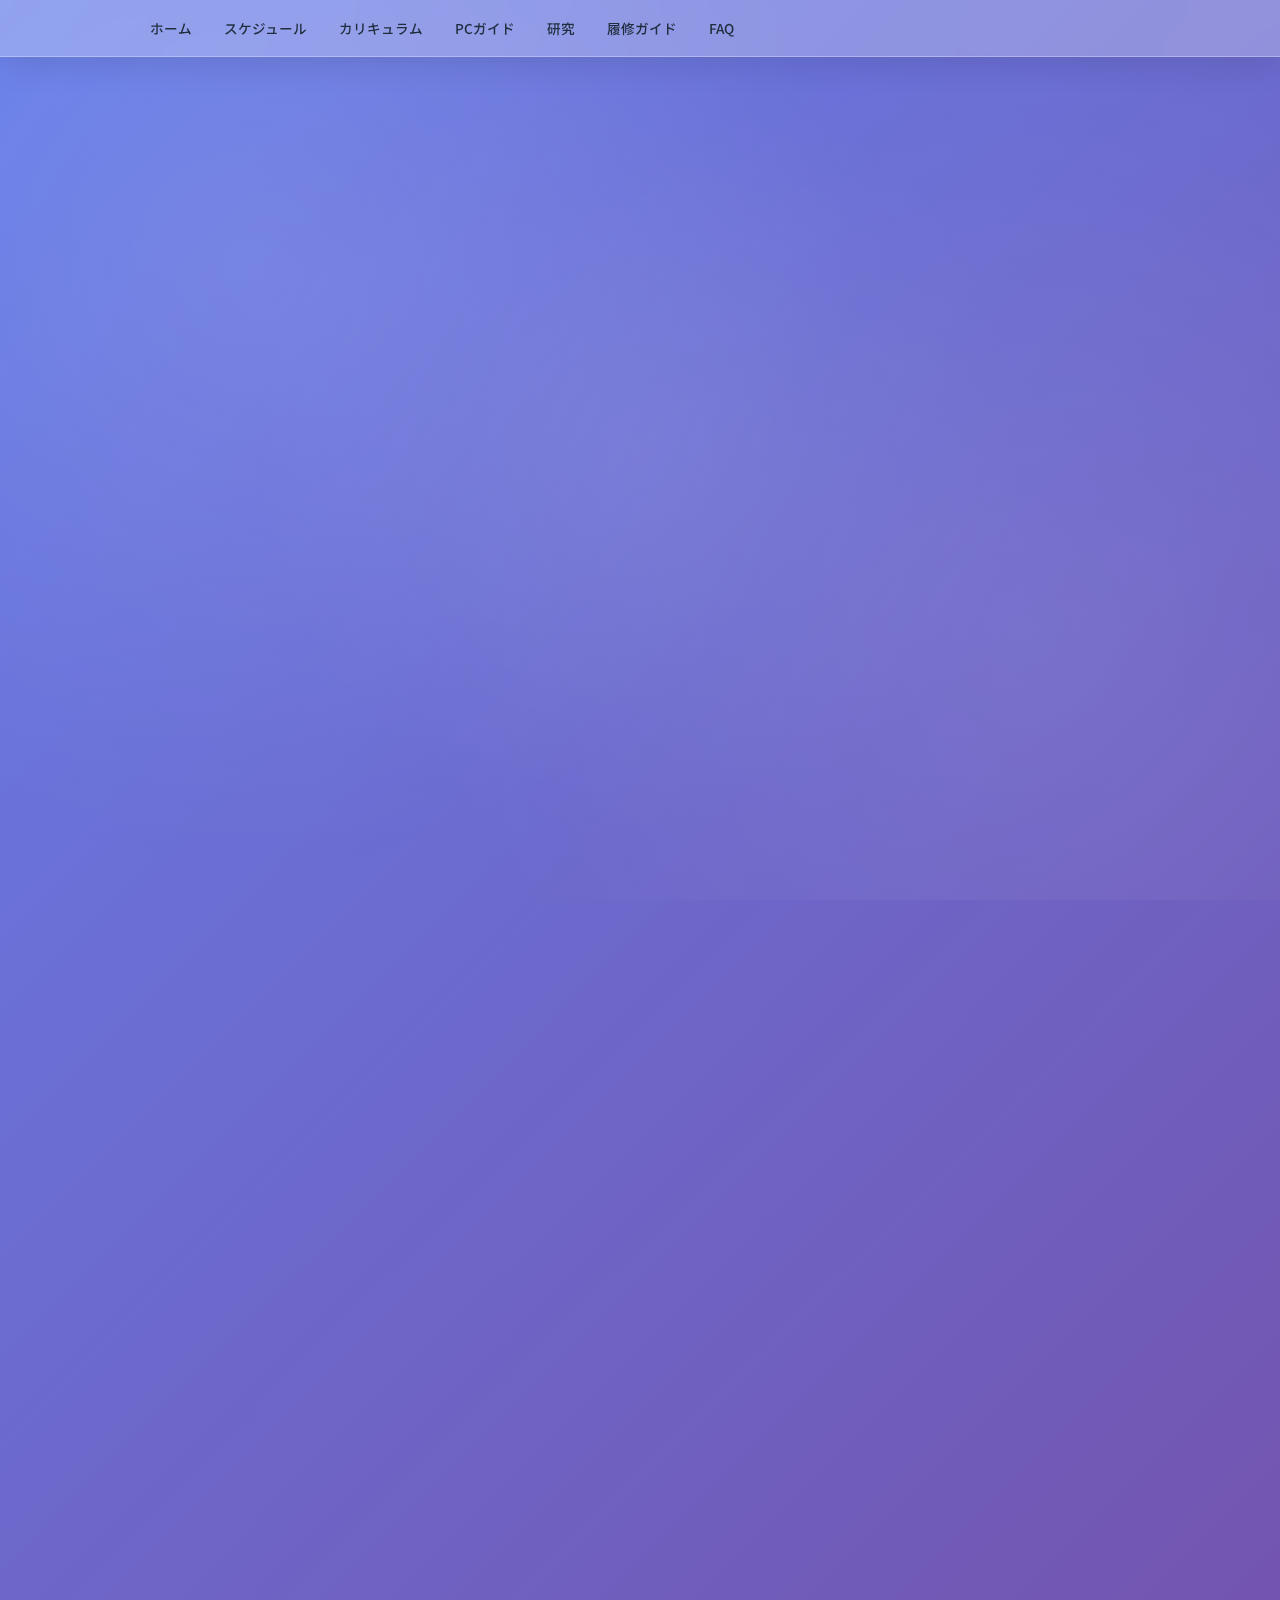
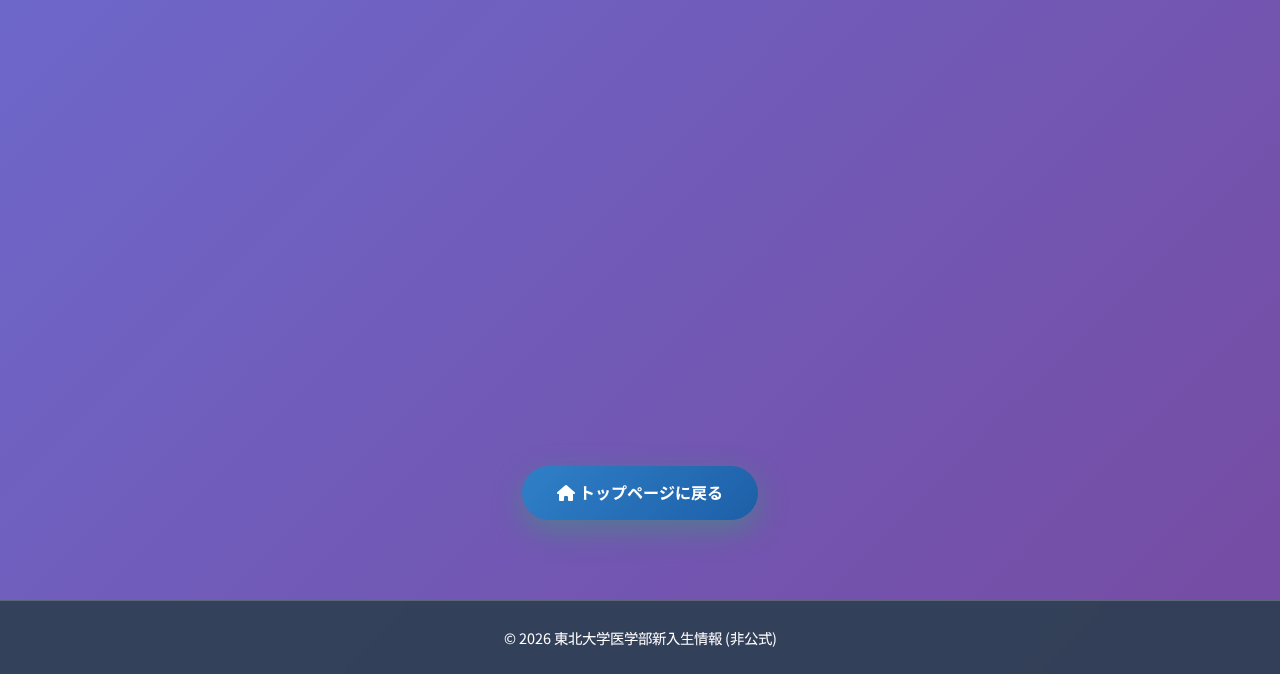
<file: club_guide.html>
<!DOCTYPE html>
<html lang="ja">

<head>
    <meta charset="UTF-8">
    <meta name="viewport" content="width=device-width, initial-scale=1.0">
    <title>部活動・サークル紹介 - 東北大学医学部 2026</title>
    <link rel="icon" type="image/png" href="images/icon.png">
    <link rel="stylesheet" href="css/style.css">
    <link rel="preconnect" href="https://fonts.googleapis.com">
    <link rel="preconnect" href="https://fonts.gstatic.com" crossorigin>
    <link href="https://fonts.googleapis.com/css2?family=Noto+Sans+JP:wght@400;500;700&display=swap" rel="stylesheet">
    <link rel="stylesheet" href="https://cdnjs.cloudflare.com/ajax/libs/font-awesome/6.4.0/css/all.min.css">
<!-- Google tag (gtag.js) -->
<script async src="https://www.googletagmanager.com/gtag/js?id=G-M7F1N7XZCY"></script>
<script>
  window.dataLayer = window.dataLayer || [];
  function gtag(){dataLayer.push(arguments);}
  gtag('js', new Date());

  gtag('config', 'G-M7F1N7XZCY');
</script>
</head>

<body>
    <header>
        <div class="container">
            <button class="hamburger-btn" type="button" aria-label="メニューを開閉" aria-expanded="false"
                aria-controls="site-nav">
                <span class="bar"></span>
                <span class="bar"></span>
                <span class="bar"></span>
            </button>
            <nav class="site-nav" id="site-nav">
                <ul>
                    <li><a href="index.html">ホーム</a></li>
                    <li><a href="index.html#schedule">スケジュール</a></li>
                    <li><a href="index.html#curriculum">カリキュラム</a></li>
                    <li><a href="pc_guide.html">PCガイド</a></li>
                    <li><a href="index.html#research">研究</a></li>
                    <li><a href="course_guide.html">履修ガイド</a></li>
                    <li><a href="faq.html">FAQ</a></li>
                </ul>
            </nav>
        </div>
    </header>

    <main class="container">
        <div class="card">
            <h2
                style="text-align: center; font-size: 2.2rem; margin-bottom: 15px; background: linear-gradient(135deg, #2f80c8 0%, #1d5fa7 100%); -webkit-background-clip: text; -webkit-text-fill-color: transparent; background-clip: text;">
                <i class="fas fa-users" style="color: #2f80c8;"></i> 部活動・サークル紹介
            </h2>
            <p style="text-align: center; font-size: 1.1rem; color: #666; margin-bottom: 30px;">
                医学部独自の部活動と全学サークル、それぞれの魅力と選び方を紹介します。
            </p>

            <h3><i class="fas fa-question-circle"></i> 部活・サークルの種類</h3>
            <div class="grid-2">
                <div class="sub-card">
                    <h4><i class="fas fa-university"></i> 学友会・全学サークル</h4>
                    <p>東北大学の全学部の学生で構成されます。</p>
                    <ul>
                        <li><strong>メリット</strong>: 他学部の人と交流できる。種類が豊富。</li>
                        <li><strong>特徴</strong>: 「学友会」は本格的な運動部が多いイメージ。</li>
                        <li><a href="https://www.gakuyukai.ihe.tohoku.ac.jp/" target="_blank"
                                style="color: #2f80c8; text-decoration: underline;">学友会ウェブサイト</a></li>
                    </ul>
                </div>
                <div class="sub-card">
                    <h4><i class="fas fa-stethoscope"></i> 医学部部活</h4>
                    <p>主に医学部（医学科・保健学科）の学生で構成されます。</p>
                    <ul>
                        <li><strong>メリット</strong>: <strong>縦の繋がり</strong>（先輩）が作りやすく、試験情報や過去問が入手しやすい。</li>
                        <li><strong>特徴</strong>: 東医体・全医体などの医学部独自の大会がある。</li>
                        <li><a href="https://www.med.tohoku.ac.jp/admission/club/" target="_blank"
                                style="color: #2f80c8; text-decoration: underline;">医学部公認サークル一覧</a></li>
                    </ul>
                </div>
            </div>

            <h3><i class="fas fa-thumbs-up"></i> 医学部部活に入るメリット</h3>

            <div class="faq-item">
                <summary><i class="fas fa-book-reader"></i> テスト勉強・情報共有に有利</summary>
                <div class="faq-content">
                    <p>先輩から以下のような情報を得やすくなります：</p>
                    <ul>
                        <li>過去問やレポートの共有</li>
                        <li>「この試験の傾向は〜」「この授業の出席は重要」などの攻略情報</li>
                        <li>同級生との勉強会の開催</li>
                    </ul>
                </div>
            </div>

            <div class="faq-item">
                <summary><i class="fas fa-glass-cheers"></i> イベントが盛りだくさん</summary>
                <div class="faq-content">
                    <ul>
                        <li><strong>新歓期</strong>: BBQ、花火、部飯</li>
                        <li><strong>夏</strong>: 合宿、東医体（大会）</li>
                        <li><strong>秋</strong>: 芋煮会、学祭</li>
                        <li><strong>冬</strong>: 追いコン、スキー旅行</li>
                    </ul>
                </div>
            </div>

            <div class="faq-item">
                <summary><i class="fas fa-running"></i> 程よい活動頻度</summary>
                <div class="faq-content">
                    <p>部によりますが、週1〜4回程度が多く、勉強やバイトとの両立がしやすいです。</p>
                    <p>試験前はオフになる部活も多いです。</p>
                </div>
            </div>

            <h3><i class="fas fa-calendar-check"></i> 新歓・入部までの流れ</h3>
            <ul class="timeline">
                <li>
                    <span class="date">4月上旬</span>
                    <div class="content">
                        <h4>新歓イベント開始</h4>
                        <p>各部活が体験会や食事会（部飯）を開催。SNS（Twitter/Instagram）で情報をチェック！</p>
                    </div>
                </li>
                <li>
                    <span class="date">4月上旬</span>
                    <div class="content">
                        <h4>時間割決め大会</h4>
                        <p>部活紹介と時間割相談を兼ねた一大イベント。<br>場所：星陵キャンパス 6号館講堂</p>
                    </div>
                </li>
                <li>
                    <span class="date">4月下旬</span>
                    <div class="content">
                        <h4>確定新歓</h4>
                        <p>入部を決め、正式な部員として歓迎される会。</p>
                    </div>
                </li>
            </ul>

            <div class="alert alert-info">
                <strong>💡 ポイント</strong>
                <p>多くの部活を体験（新歓）してみて、雰囲気の合うところを見つけるのが一番です。「入らないと過去問がもらえない」ということはないので、無理に入る必要はありませんが、居場所作りとしておすすめです。</p>
            </div>

        </div>

        <div style="text-align: center; margin-top: 40px; margin-bottom: 20px;">
            <a href="index.html" class="btn"
                style="background: linear-gradient(135deg, #2f80c8 0%, #1d5fa7 100%); color: white;">
                <i class="fas fa-home"></i> トップページに戻る
            </a>
        </div>
    </main>

    <footer>
        <p>&copy; 2026 東北大学医学部新入生情報 (非公式)</p>
    </footer>
    <script src="js/nav.js"></script>
</body>

</html>
</file>
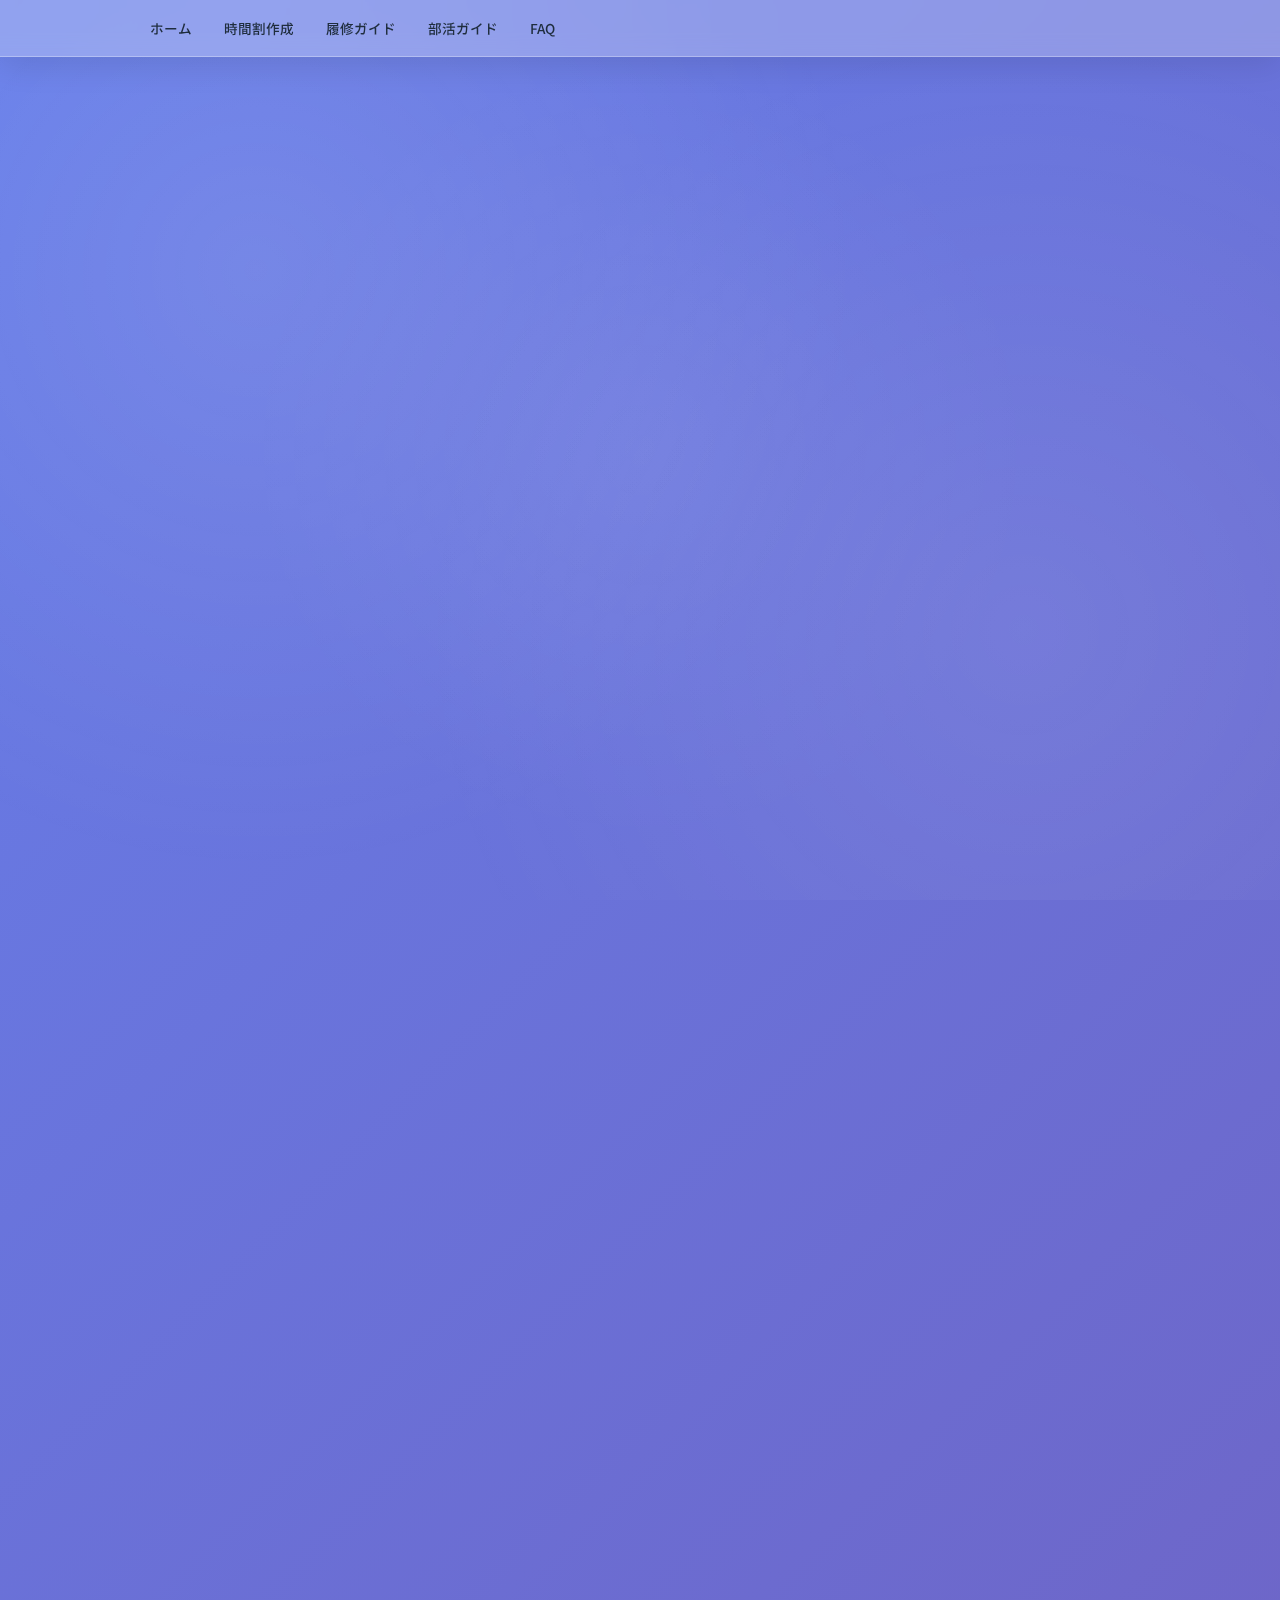
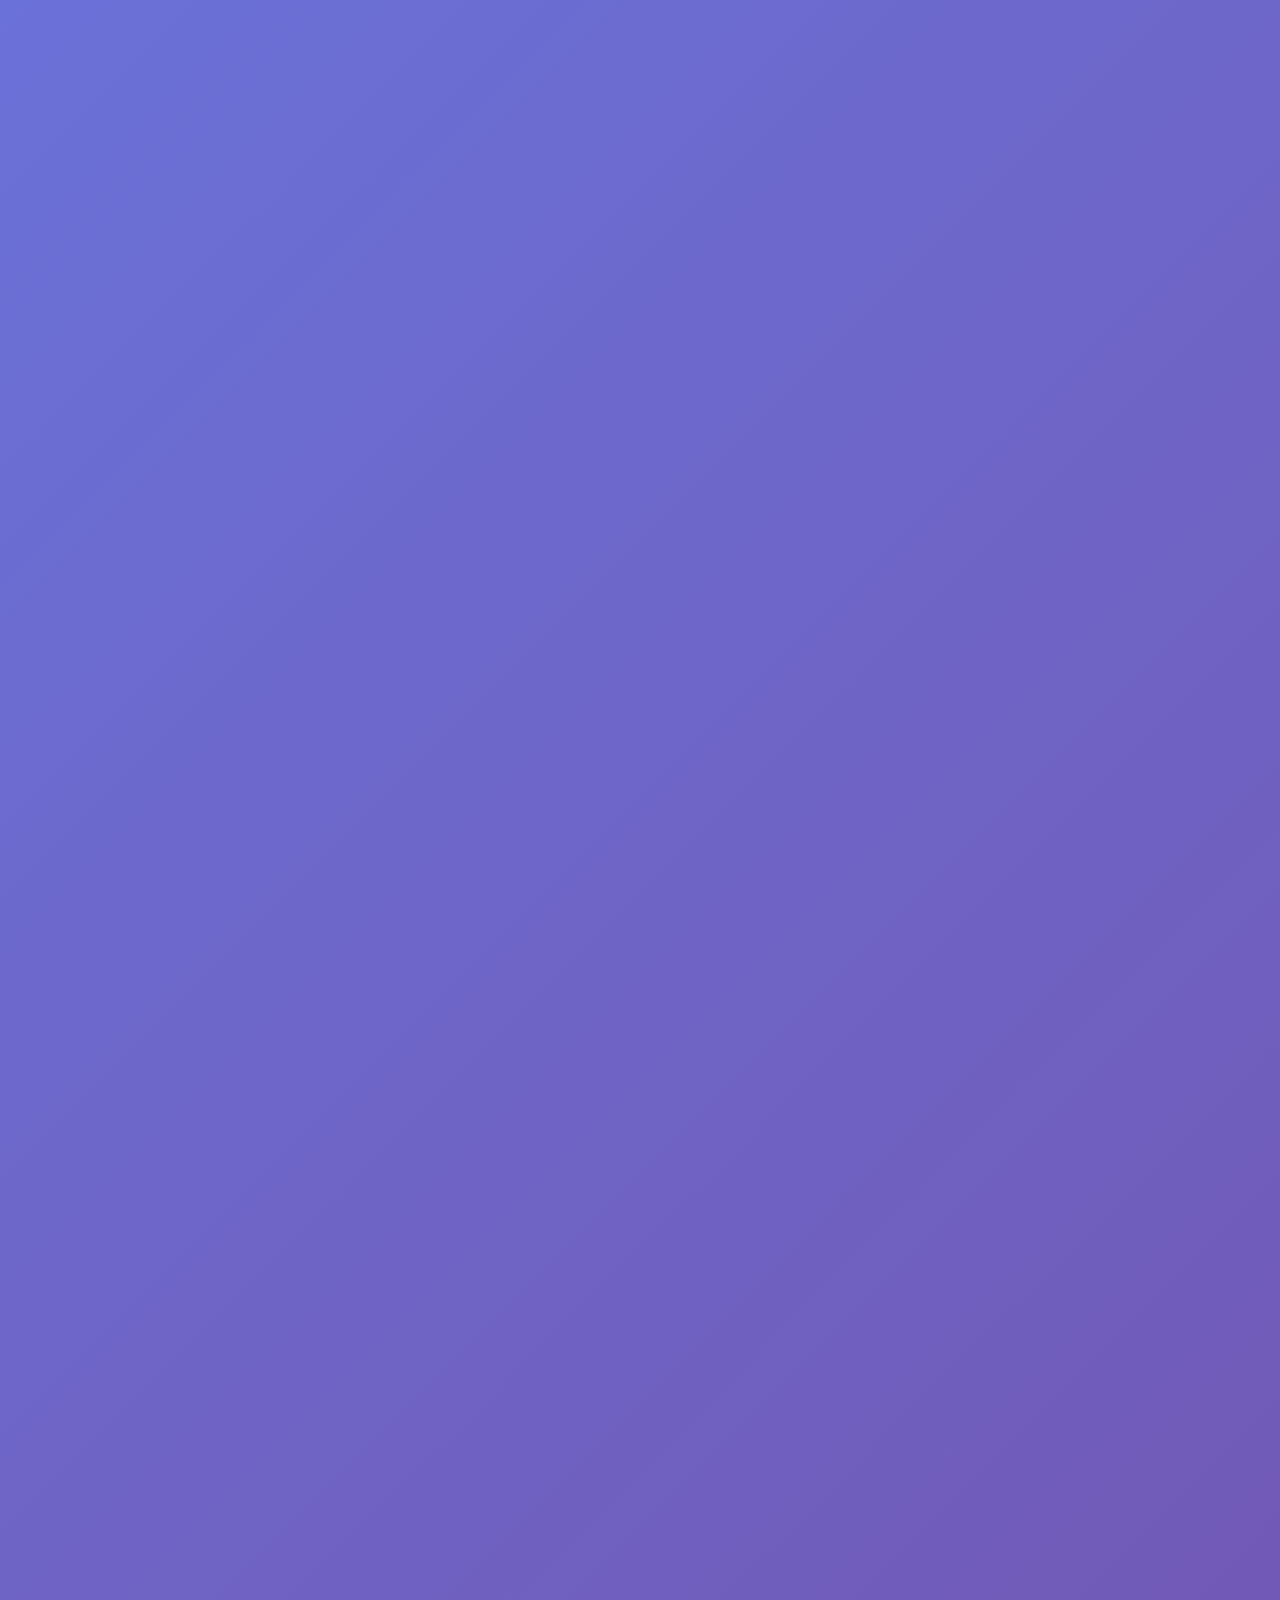
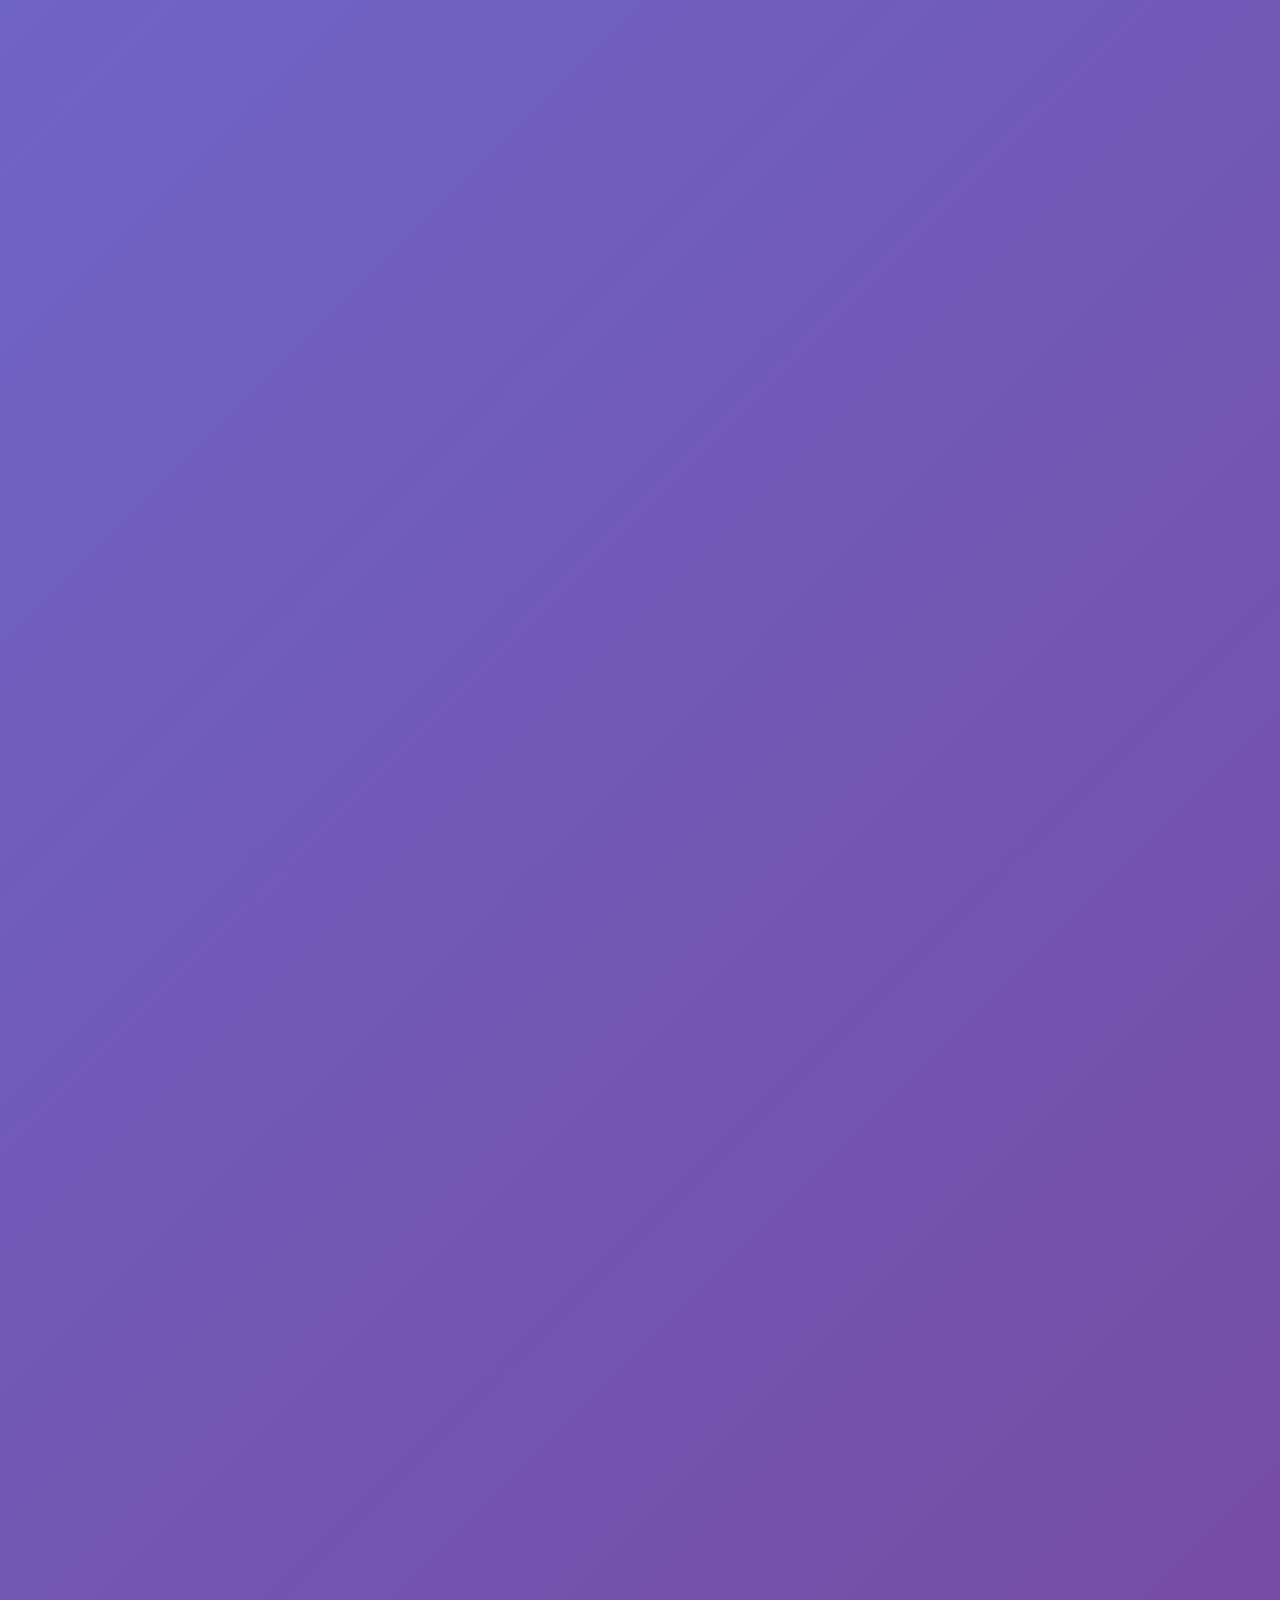
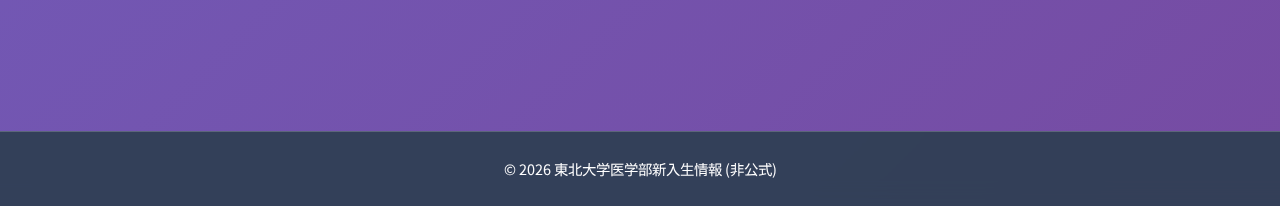
<file: clubs_directory.html>
<!DOCTYPE html>
<html lang="ja">

<head>
    <meta charset="UTF-8">
    <meta name="viewport" content="width=device-width, initial-scale=1.0">
    <title>サークル紹介一覧（2026） - 東北大学医学部</title>
    <link rel="icon" type="image/png" href="images/icon.png">
    <link rel="stylesheet" href="css/style.css">
    <link rel="preconnect" href="https://fonts.googleapis.com">
    <link rel="preconnect" href="https://fonts.gstatic.com" crossorigin>
    <link href="https://fonts.googleapis.com/css2?family=Noto+Sans+JP:wght@400;500;700&display=swap" rel="stylesheet">
    <link rel="stylesheet" href="https://cdnjs.cloudflare.com/ajax/libs/font-awesome/6.4.0/css/all.min.css">
</head>

<body class="clubs-directory-page">
    <header>
        <div class="container">
            <button class="hamburger-btn" type="button" aria-label="メニューを開閉" aria-expanded="false" aria-controls="site-nav">
                <span class="bar"></span>
                <span class="bar"></span>
                <span class="bar"></span>
            </button>
            <nav class="site-nav" id="site-nav">
                <ul>
                    <li><a href="index.html">ホーム</a></li>
                    <li><a href="timetable.html">時間割作成</a></li>
                    <li><a href="course_guide.html">履修ガイド</a></li>
                    <li><a href="club_guide.html">部活ガイド</a></li>
                    <li><a href="faq.html">FAQ</a></li>
                </ul>
            </nav>
        </div>
    </header>

    <main class="container">
        <section class="card clubs-directory-shell">
            <div class="clubs-hero">
                <p class="clubs-eyebrow">Tohoku Med Clubs 2026</p>
                <h2><i class="fas fa-users"></i> サークル紹介一覧</h2>
                <p class="clubs-lead">公式確認データをもとに、医学部サークル情報を一覧化しています。</p>
                <div id="clubs-stats" class="clubs-stats"></div>
            </div>

            <div class="clubs-controls">
                <input id="club-search-input" type="search" placeholder="サークル名・活動概要・確認状況で検索">
                <div id="club-category-filters" class="clubs-filter-chips"></div>
            </div>

            <p id="club-result-count" class="clubs-result-count"></p>
            <div id="club-list-container"></div>
        </section>
    </main>

    <footer>
        <p>&copy; 2026 東北大学医学部新入生情報 (非公式)</p>
    </footer>

    <script src="js/clubs_directory.js"></script>
    <script src="js/nav.js"></script>
</body>

</html>
</file>
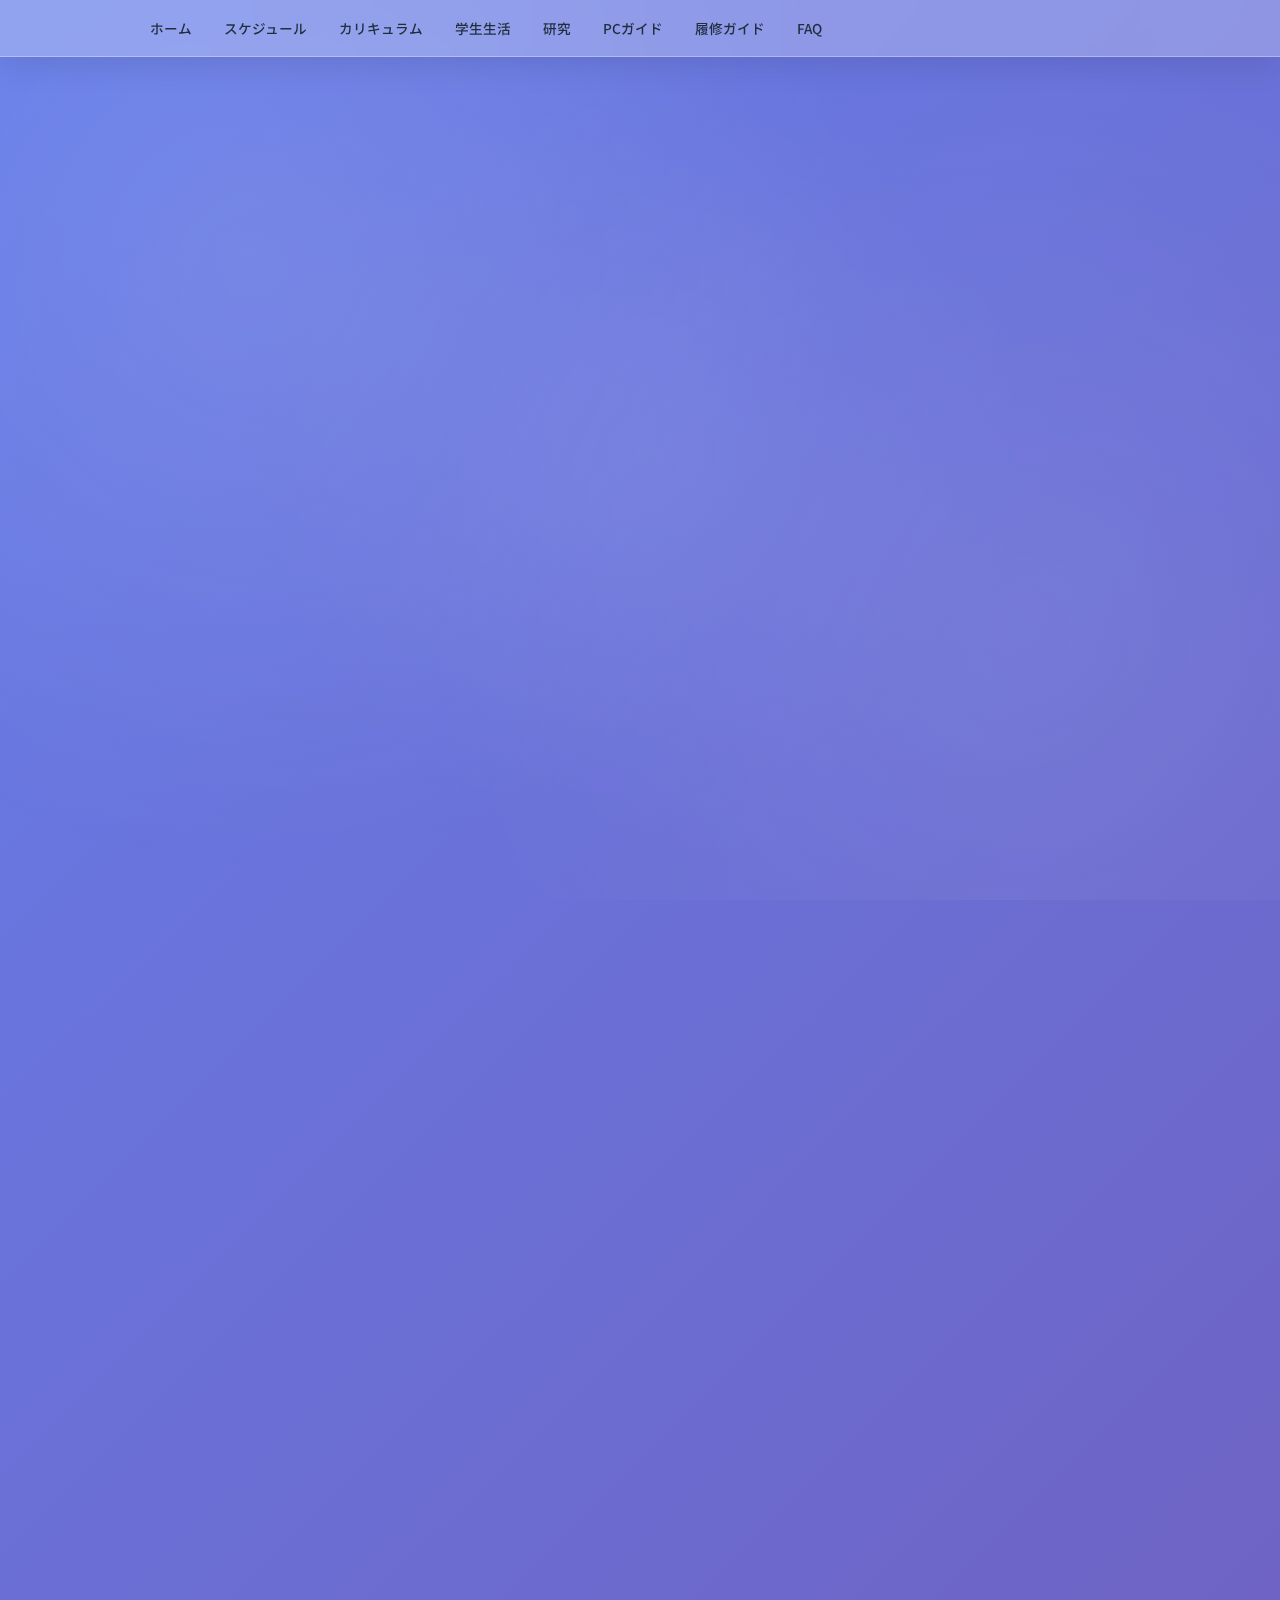
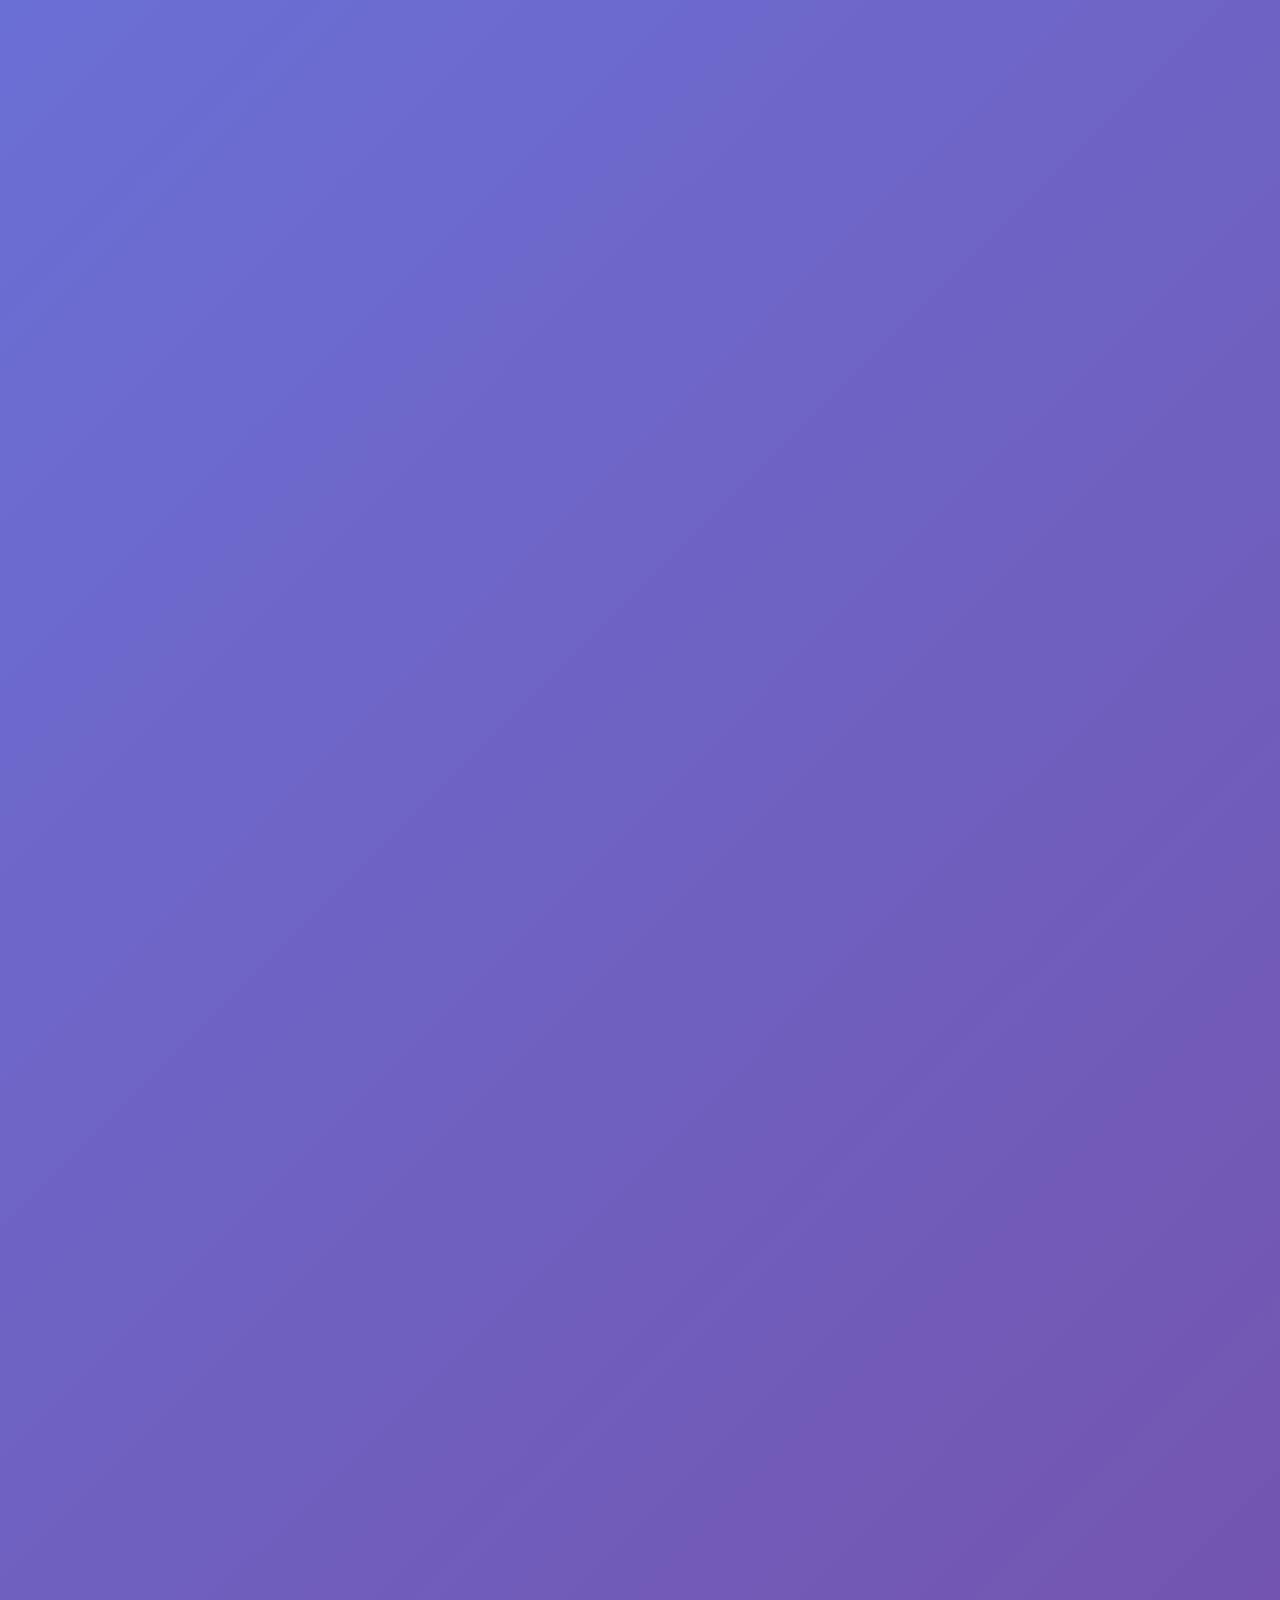
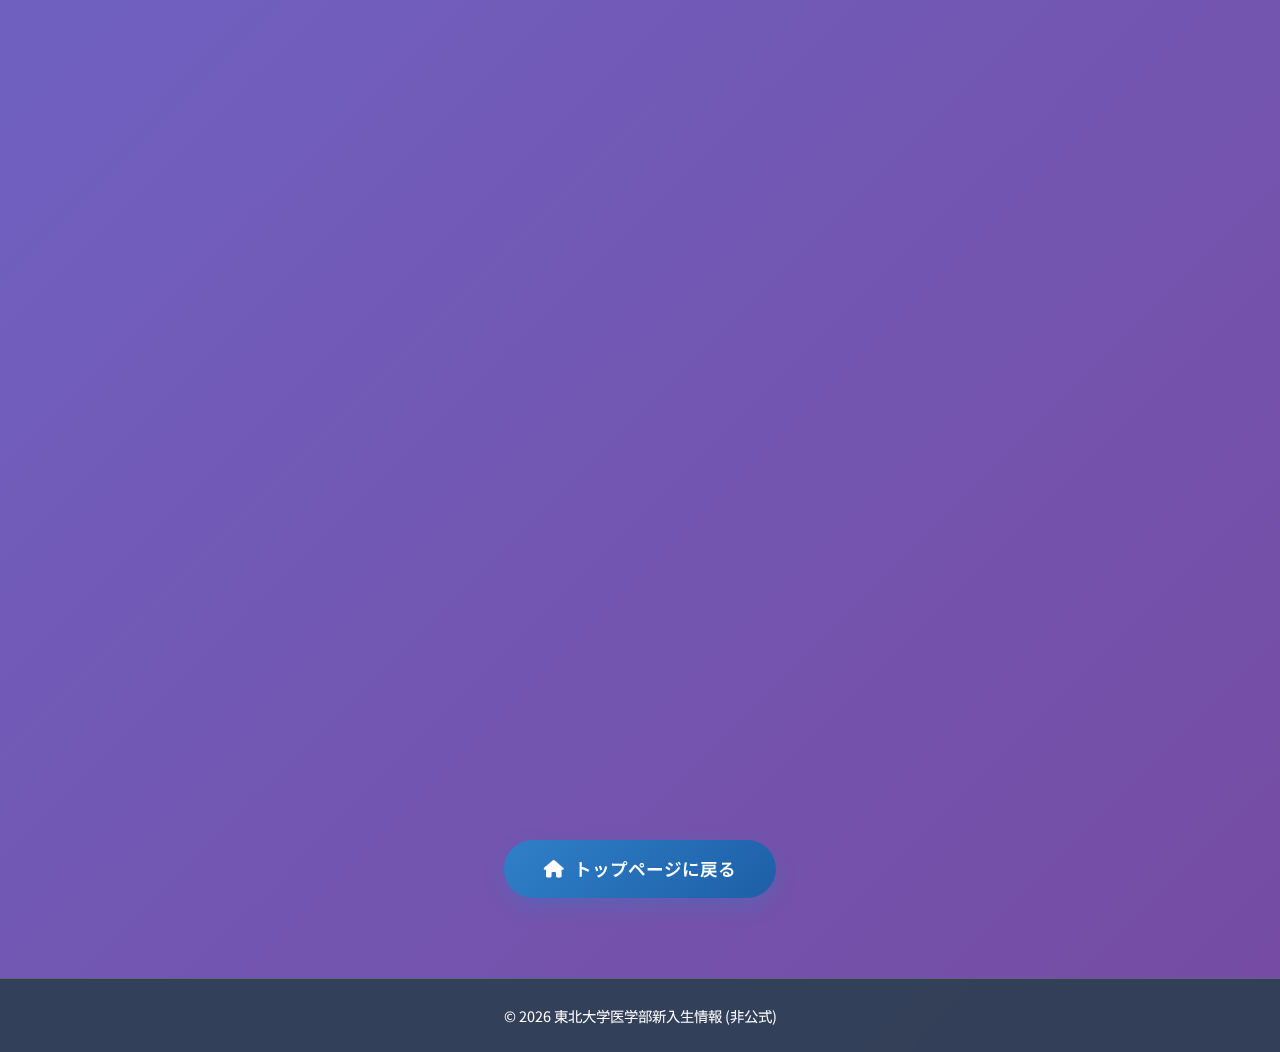
<file: course_guide.html>
<!DOCTYPE html>
<html lang="ja">

<head>
    <meta charset="UTF-8">
    <meta name="viewport" content="width=device-width, initial-scale=1.0">
    <title>全学教育科目 履修ガイド - 東北大学医学部 2026</title>
    <link rel="icon" type="image/png" href="images/icon.png">
    <link rel="stylesheet" href="css/style.css">
    <link rel="preconnect" href="https://fonts.googleapis.com">
    <link rel="preconnect" href="https://fonts.gstatic.com" crossorigin>
    <link href="https://fonts.googleapis.com/css2?family=Noto+Sans+JP:wght@400;500;700&display=swap" rel="stylesheet">
    <link rel="stylesheet" href="https://cdnjs.cloudflare.com/ajax/libs/font-awesome/6.4.0/css/all.min.css">
<!-- Google tag (gtag.js) -->
<script async src="https://www.googletagmanager.com/gtag/js?id=G-M7F1N7XZCY"></script>
<script>
  window.dataLayer = window.dataLayer || [];
  function gtag(){dataLayer.push(arguments);}
  gtag('js', new Date());

  gtag('config', 'G-M7F1N7XZCY');
</script>
</head>

<body>
    <header>
        <div class="container">
            <button class="hamburger-btn" type="button" aria-label="メニューを開閉" aria-expanded="false"
                aria-controls="site-nav">
                <span class="bar"></span>
                <span class="bar"></span>
                <span class="bar"></span>
            </button>
            <nav class="site-nav" id="site-nav">
                <ul>
                    <li><a href="index.html">ホーム</a></li>
                    <li><a href="index.html#schedule">スケジュール</a></li>
                    <li><a href="index.html#curriculum">カリキュラム</a></li>
                    <li><a href="freshman_life.html">学生生活</a></li>
                    <li><a href="research.html">研究</a></li>
                    <li><a href="pc_guide.html">PCガイド</a></li>
                    <li><a href="course_guide.html">履修ガイド</a></li>
                    <li><a href="faq.html">FAQ</a></li>
                </ul>
            </nav>
        </div>
    </header>

    <main class="container">
        <div class="card">
            <h2
                style="text-align: center; font-size: 2.2rem; margin-bottom: 15px; background: linear-gradient(135deg, #2f80c8 0%, #1d5fa7 100%); -webkit-background-clip: text; -webkit-text-fill-color: transparent; background-clip: text;">
                <i class="fas fa-book-open" style="color: #2f80c8;"></i> 全学教育科目 履修ガイド
            </h2>
            <p style="text-align: center; font-size: 1.1rem; color: #666; margin-bottom: 30px;">
                1年次に履修する全学教育科目について、必要単位数や選び方のコツを詳しく解説します。
            </p>

            <h3><i class="fas fa-graduation-cap"></i> 全学教育科目とは</h3>
            <p>全学教育科目は、学部に関わらず履修することができる科目で、語学、理系基礎、人文社会科学など幅広い教養を学びます。主に<strong>川内キャンパス</strong>で実施されます。</p>

            <h3><i class="fas fa-calculator"></i> 必要単位数（医学科）</h3>
            <div class="alert alert-info">
                <p><strong>医学科の全学必要単位数は計39単位</strong></p>
                <p>以下の各科目区分から必要な単位を取得する必要があります。1年次に計画的に履修しましょう。</p>
                <p>＊現時点で2025年度の情報です。オリエンテーションで配布される最新のシラバスを確認してください。</p>
            </div>

            <div class="credit-details" style="margin: 20px 0; overflow-x: auto;">
                <table style="width: 100%; border-collapse: collapse; min-width: 600px;">
                    <thead>
                        <tr style="background: linear-gradient(135deg, #2f80c8 0%, #1d5fa7 100%); color: white;">
                            <th style="padding: 15px; text-align: left; border: 1px solid rgba(255,255,255,0.2);">科目区分
                            </th>
                            <th
                                style="padding: 15px; text-align: center; border: 1px solid rgba(255,255,255,0.2); width: 100px;">
                                必要単位</th>
                            <th style="padding: 15px; text-align: left; border: 1px solid rgba(255,255,255,0.2);">
                                履修の方法と注意点</th>
                        </tr>
                    </thead>
                    <tbody>
                        <tr style="background: rgba(47, 128, 200, 0.05);">
                            <td style="padding: 15px; border: 1px solid #eee;"><strong>基盤科目</strong></td>
                            <td style="padding: 15px; border: 1px solid #eee; text-align: center;">11単位</td>
                            <td style="padding: 15px; border: 1px solid #eee;">必修5単位（学問論2、自然科学総合実験2、スポーツA
                                1）を1〜2セメスターで必ず修得する。残りは人文科学・社会科学から各2単位以上選択する。</td>
                        </tr>
                        <tr>
                            <td style="padding: 15px; border: 1px solid #eee;"><strong>先進科目</strong></td>
                            <td style="padding: 15px; border: 1px solid #eee; text-align: center;">2単位</td>
                            <td style="padding: 15px; border: 1px solid #eee;">必修2単位（情報とデータの基礎）を1〜2セメスターで必ず修得する。</td>
                        </tr>
                        <tr style="background: rgba(47, 128, 200, 0.05);">
                            <td style="padding: 15px; border: 1px solid #eee;"><strong>言語科目</strong></td>
                            <td style="padding: 15px; border: 1px solid #eee; text-align: center;">10単位</td>
                            <td style="padding: 15px; border: 1px solid #eee;">
                                英語6単位（1〜4セメスターで順次履修）と初修語4単位（1・2セメスターで同一言語を履修）を必ず修得する。</td>
                        </tr>
                        <tr>
                            <td style="padding: 15px; border: 1px solid #eee;"><strong>学術基礎科目</strong></td>
                            <td style="padding: 15px; border: 1px solid #eee; text-align: center;">16単位</td>
                            <td style="padding: 15px; border: 1px solid #eee;">必修4単位（生命科学B 2、生命科学C
                                2）を1セメスターで必ず修得する。残りの12単位を同区分から選択して修得する。</td>
                        </tr>
                    </tbody>
                </table>
            </div>

            <div class="alert alert-warning">
                <p><strong>💡 ポイント</strong></p>
                <p>全学科目を1つ合格すると<strong>2単位</strong>ずつもらえることがほとんどです。計画的に履修しましょう。</p>
            </div>

            <h3><i class="fas fa-list-check"></i> 必修科目の詳細</h3>

            <div class="faq-item">
                <summary><i class="fas fa-language"></i> 英語</summary>
                <div class="faq-content">
                    <p>入試の成績によってクラス分けが発生します。上のクラスになるほどAAが取りやすい傾向にあります。</p>
                    <p><strong>単位認定</strong>：TOEFL ITPなどの外部試験で2年生の英語を単位認定する人が多いです（3セメは木曜全休、4セメは冬の1限のため）。</p>
                </div>
            </div>

            <div class="faq-item">
                <summary><i class="fas fa-globe"></i> 第二外国語</summary>
                <div class="faq-content">
                    <p>ドイツ語、フランス語、中国語、ロシア語、朝鮮語から選択します。</p>
                    <p>ロシア語と朝鮮語を選択した人のみ時間割が異なる場合があります（火曜5限、金曜5限）。</p>
                </div>
            </div>

            <div class="faq-item">
                <summary><i class="fas fa-pen"></i> 学問論（我苦悶論）</summary>
                <div class="faq-content">
                    <p>Academic writingについて学びます。他学部と接する機会が多い科目です。</p>
                </div>
            </div>

            <div class="faq-item">
                <summary><i class="fas fa-flask"></i> 自然科学総合実験（じかそう）</summary>
                <div class="faq-content">
                    <p>2週間隔でレポート課題が出されます。毎週提出なので大変という声が多いです。</p>
                </div>
            </div>

            <div class="faq-item">
                <summary><i class="fas fa-code"></i> 情報とデータの基礎</summary>
                <div class="faq-content">
                    <p>プログラミングの基礎を学びます（Python）。</p>
                </div>
            </div>

            <div class="faq-item">
                <summary><i class="fas fa-dna"></i> 生命科学B、生命科学C</summary>
                <div class="faq-content">
                    <p>生物系の授業。生物選択者が中心となって任意の勉強会が開かれることもあります。</p>
                    <p><strong>今後の基礎医学の勉強に必要な知識</strong>なので、しっかり取り組んでおくとトクです。Essential細胞生物学を参考にレジュメを解読する感じで勉強しましょう。</p>
                </div>
            </div>

            <h3><i class="fas fa-star"></i> 選択科目の選び方</h3>

            <div class="alert alert-success">
                <p><strong>選択必修科目について</strong></p>
                <p>人文科学系と社会科学系を1セメと2セメで<strong>計1個ずつ履修</strong>する必要があります。</p>
                <p>例：1セメで「経済と社会」（社会科学）、2セメで「心理学」（人文科学）を履修</p>
            </div>

            <h4>人気の選択科目（参考）</h4>
            <p>過去の医学科学生に人気だった選択科目の例です：</p>
            <ul>
                <li>物理学概論（火1）</li>
                <li>生命科学A（火4）</li>
                <li>AI構築を目指すPython文法とプログラミングの基礎（火5）</li>
                <li>memento mori（火5）</li>
                <li>化学A（水1）</li>
                <li>三菱ふそう寄附講義：創造性を高めるファシリテーション基礎技術（木5）</li>
                <li>ライフキャリアデザインA（金5）</li>
            </ul>

            <div class="alert alert-info">
                <p><strong>💡 選び方のコツ</strong></p>
                <ul>
                    <li><strong>時間割例を参考に</strong>：同じ講義を受講する新入生が多いので協力できて比較的安心</li>
                    <li><strong>興味のあるものを</strong>：時間割例にこだわらず受講してみてもOK</li>
                    <li><strong>鬼仏表を確認</strong>：授業評価サイト「鬼仏表」（kibutu.com）で授業の難易度や評判を確認できます</li>
                    <li><strong>最初の1週間は多めに</strong>：授業を多めに受けて、合わないと思ったら減らすことも可能</li>
                </ul>
            </div>

            <h3><i class="fas fa-calendar-week"></i> セメスターについて</h3>
            <div
                style="display: grid; grid-template-columns: repeat(auto-fit, minmax(220px, 1fr)); gap: 20px; margin: 20px 0;">
                <div class="faq-item">
                    <summary
                        style="background: linear-gradient(135deg, rgba(47, 128, 200, 0.1) 0%, rgba(29, 95, 167, 0.1) 100%); padding: 15px; border-radius: 10px; font-weight: 600; margin-bottom: 10px;">
                        <i class="fas fa-sun" style="color: #2f80c8;"></i> 1セメスター（前期）
                    </summary>
                    <div style="padding: 0 15px;">
                        <p><strong>期間</strong>：4月〜7月</p>
                        <p><strong>特徴</strong>：全学科目がほとんど。2セメから専門科目が増えるため、<strong>1セメのうちに単位を多めに取る人が多い</strong>です。</p>
                        <p><strong>医学科は単位上限なし</strong>なので、余裕があれば多めに履修しましょう。</p>
                    </div>
                </div>

                <div class="faq-item">
                    <summary
                        style="background: linear-gradient(135deg, rgba(47, 128, 200, 0.1) 0%, rgba(29, 95, 167, 0.1) 100%); padding: 15px; border-radius: 10px; font-weight: 600; margin-bottom: 10px;">
                        <i class="fas fa-snowflake" style="color: #2f80c8;"></i> 2セメスター（後期）
                    </summary>
                    <div style="padding: 0 15px;">
                        <p><strong>期間</strong>：9月〜2月</p>
                        <p><strong>特徴</strong>：専門科目が増えてくる。星陵キャンパスでの授業が多くなります。</p>
                        <p><strong>専門科目の試験</strong>：遺伝学（10月）→医化学（12月）→免疫学（12月）→解剖生理学序説（1月）→放射線基礎（2月）の順に試験があります。</p>
                    </div>
                </div>
            </div>

            <h3><i class="fas fa-exclamation-triangle"></i> 注意事項</h3>
            <div class="alert alert-warning">
                <ul>
                    <li><strong>必修科目を落とすと再履修</strong>：留年の可能性があります</li>
                    <li><strong>履修登録は慎重に</strong>：登録ミスに気をつけてください（期限は4月21日まで）</li>
                    <li><strong>締め切りは守る</strong>：履修登録、提出物の締め切りなど</li>
                    <li><strong>欠席回数に注意</strong>：成績だけでなく、欠席回数によって落単する可能性もあります</li>
                    <li><strong>「医学・医療入門/行動科学」の欠席・遅刻</strong>：多すぎると面談、留年の可能性があります</li>
                </ul>
            </div>

            <h3><i class="fas fa-lightbulb"></i> 勉強のコツ</h3>
            <ul>
                <li><strong>予習より復習</strong>：予習をしている人はあまりいない。優秀者も復習メインが多い印象</li>
                <li><strong>テスト前1〜2週間が勝負</strong>：その時は1日5時間とかはザラです</li>
                <li><strong>周りに頼る</strong>：同じ講義を受講する新入生と協力しましょう</li>
                <li><strong>朝起こしてもらう</strong>：出席が必要な授業は友達と約束するのも手</li>
            </ul>

            <h3><i class="fas fa-map-marked-alt"></i> キャンパスについて</h3>
            <p><strong>川内キャンパス</strong>：全学教育科目を実施。仙台駅から地下鉄東西線で約10分。</p>
            <p><strong>星陵キャンパス</strong>：医学専門科目を実施。仙台駅から地下鉄南北線で約15分+徒歩10分。</p>
            <p>１年次は<strong>川内 &harr; 星陵</strong>キャンパス間の移動が必要になるのでバスや自転車を利用する学生が多いです。</p>
        </div>

        <div style="text-align: center; margin-top: 40px; margin-bottom: 20px;">
            <a href="index.html" class="btn" style="
                background: linear-gradient(135deg, #2f80c8 0%, #1d5fa7 100%);
                color: white;
                padding: 15px 40px;
                border-radius: 50px;
                text-decoration: none;
                font-weight: 600;
                font-size: 1.1rem;
                display: inline-flex;
                align-items: center;
                gap: 10px;
                box-shadow: 0 8px 20px rgba(47, 128, 200, 0.3);
                transition: all 0.3s;
            " onmouseover="this.style.transform='translateY(-3px)'; this.style.boxShadow='0 12px 30px rgba(47, 128, 200, 0.4)'"
                onmouseout="this.style.transform='translateY(0)'; this.style.boxShadow='0 8px 20px rgba(47, 128, 200, 0.3)'">
                <i class="fas fa-home"></i> トップページに戻る
            </a>
        </div>
    </main>

    <footer>
        <p>&copy; 2026 東北大学医学部新入生情報 (非公式)</p>
    </footer>
    <script src="js/nav.js"></script>
</body>

</html>
</file>
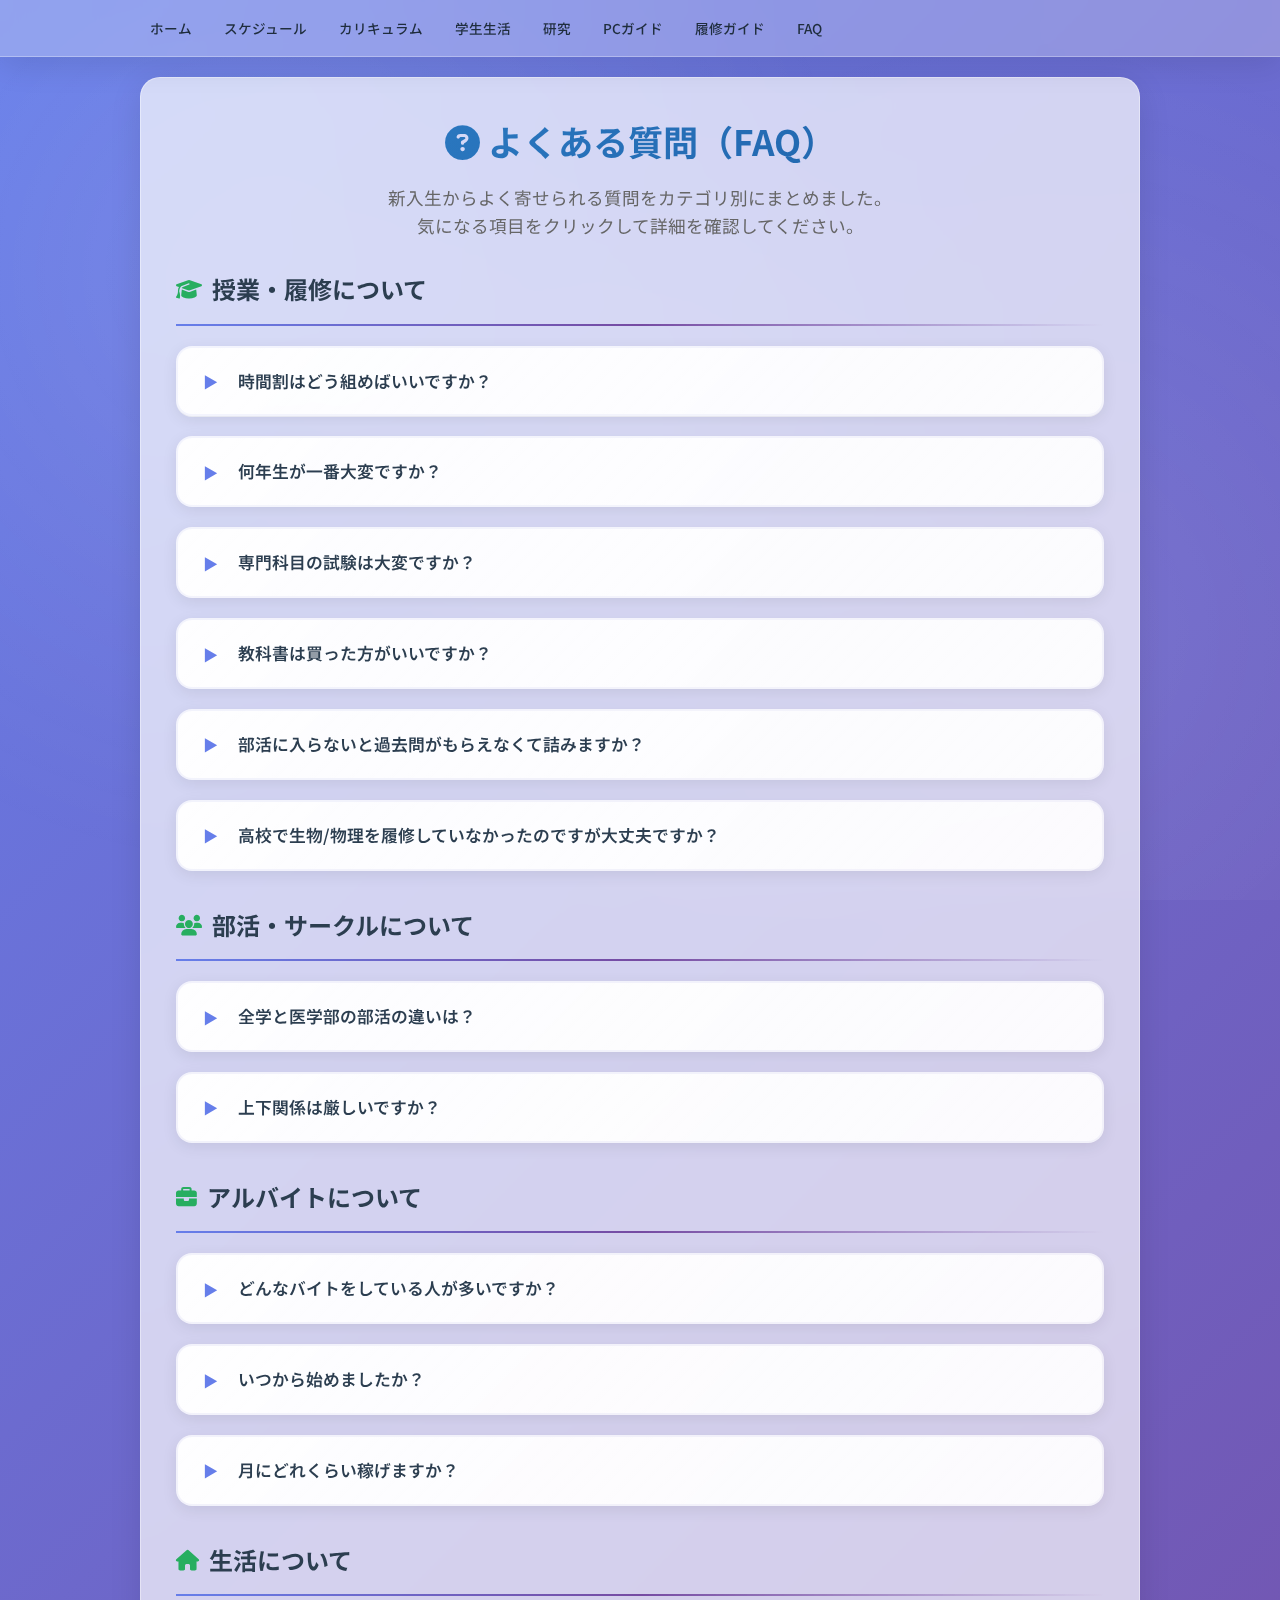
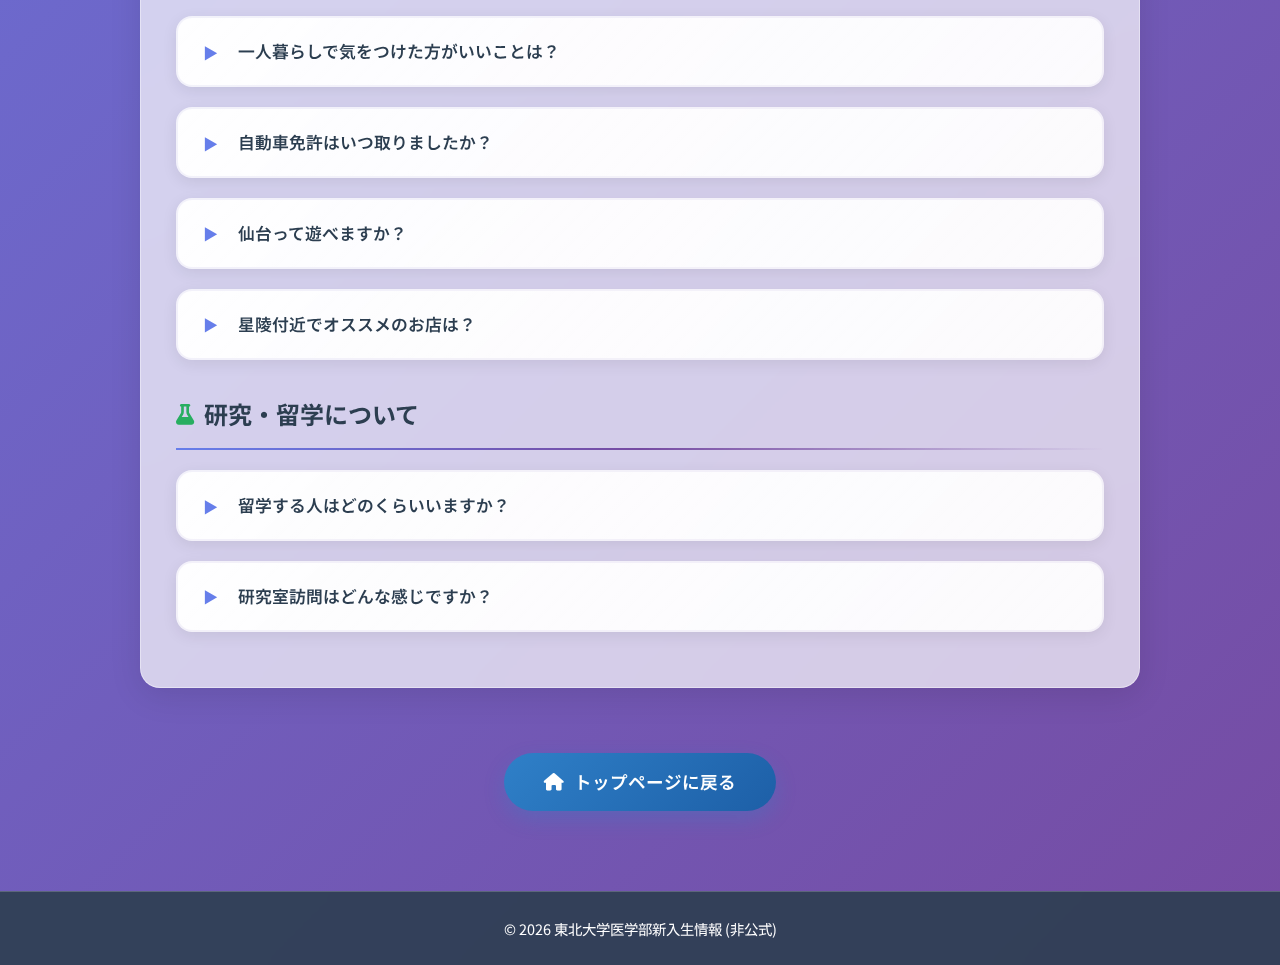
<file: faq.html>
<!DOCTYPE html>
<html lang="ja">

<head>
    <meta charset="UTF-8">
    <meta name="viewport" content="width=device-width, initial-scale=1.0">
    <title>よくある質問 - 東北大学医学部 2026</title>
    <link rel="icon" type="image/png" href="images/icon.png">
    <link rel="stylesheet" href="css/style.css">
    <link rel="preconnect" href="https://fonts.googleapis.com">
    <link rel="preconnect" href="https://fonts.gstatic.com" crossorigin>
    <link href="https://fonts.googleapis.com/css2?family=Noto+Sans+JP:wght@400;500;700&display=swap" rel="stylesheet">
    <link rel="stylesheet" href="https://cdnjs.cloudflare.com/ajax/libs/font-awesome/6.4.0/css/all.min.css">
<!-- Google tag (gtag.js) -->
<script async src="https://www.googletagmanager.com/gtag/js?id=G-M7F1N7XZCY"></script>
<script>
  window.dataLayer = window.dataLayer || [];
  function gtag(){dataLayer.push(arguments);}
  gtag('js', new Date());

  gtag('config', 'G-M7F1N7XZCY');
</script>
</head>

<body>
    <header>
        <div class="container">
            <button class="hamburger-btn" type="button" aria-label="メニューを開閉" aria-expanded="false"
                aria-controls="site-nav">
                <span class="bar"></span>
                <span class="bar"></span>
                <span class="bar"></span>
            </button>
            <nav class="site-nav" id="site-nav">
                <ul>
                    <li><a href="index.html">ホーム</a></li>
                    <li><a href="index.html#schedule">スケジュール</a></li>
                    <li><a href="index.html#curriculum">カリキュラム</a></li>
                    <li><a href="freshman_life.html">学生生活</a></li>
                    <li><a href="research.html">研究</a></li>
                    <li><a href="pc_guide.html">PCガイド</a></li>
                    <li><a href="course_guide.html">履修ガイド</a></li>
                    <li><a href="faq.html">FAQ</a></li>
                </ul>
            </nav>
        </div>
    </header>

    <main class="container">
        <div class="card reveal">
            <h2
                style="text-align: center; font-size: 2.2rem; margin-bottom: 15px; background: linear-gradient(135deg, #2f80c8 0%, #1d5fa7 100%); -webkit-background-clip: text; -webkit-text-fill-color: transparent; background-clip: text;">
                <i class="fas fa-question-circle" style="color: #2f80c8;"></i> よくある質問（FAQ）
            </h2>
            <p style="text-align: center; font-size: 1.1rem; color: #666; margin-bottom: 30px;">
                新入生からよく寄せられる質問をカテゴリ別にまとめました。<br>
                気になる項目をクリックして詳細を確認してください。
            </p>

            <h3><i class="fas fa-graduation-cap"></i> 授業・履修について</h3>

            <details class="faq-item">
                <summary>時間割はどう組めばいいですか？</summary>
                <div class="faq-content">
                    <p>医学科の全学必要単位数は39単位（うち必修25単位）です。その差分14単位を2年生までに取得する必要があります。</p>
                    <ul>
                        <li>1セメ（前期）で多めに単位を取る人が多い（2セメから専門科目が増えるため）</li>
                        <li>選択科目を7つ履修すれば全学必要単位数を達成</li>
                        <li>時間割例を参考にすると、同じ講義を受講する新入生が多いので協力しやすい</li>
                    </ul>
                </div>
            </details>

            <details class="faq-item">
                <summary>何年生が一番大変ですか？</summary>
                <div class="faq-content">
                    <p><strong>2年生が大変</strong>という意見が多いです。ただし、ちゃんと勉強すれば進級は大丈夫です。</p>
                    <p>4年次も大変ですが、勉強すれば進級も再試も問題ありません。</p>
                </div>
            </details>

            <details class="faq-item">
                <summary>専門科目の試験は大変ですか？</summary>
                <div class="faq-content">
                    <p>2セメ（後期）の専門科目は以下の順に試験があります：</p>
                    <ul>
                        <li>遺伝学（10月）</li>
                        <li>医化学（12月）- 例年重め、再試受験者が多い</li>
                        <li>免疫学（12月）- 例年重め</li>
                        <li>解剖生理学序説（1月）</li>
                        <li>放射線基礎（2月）</li>
                    </ul>
                    <p><strong>ポイント</strong>：浅くてもまず1周することが大事。時間が足りなくなりがちです。</p>
                </div>
            </details>

            <details class="faq-item">
                <summary>教科書は買った方がいいですか？</summary>
                <div class="faq-content">
                    <p>英語や第二外国語は指定教科書を買わないと授業が受けられません。</p>
                    <p>その他は、少し授業を受けてみて「必要だな」と思ったら買うくらいでOKです。</p>
                    <p>専門科目の教科書は高額なので、主要なものだけ購入し、先輩から譲ってもらえる場合もあります。</p>
                </div>
            </details>

            <details class="faq-item">
                <summary>部活に入らないと過去問がもらえなくて詰みますか？</summary>
                <div class="faq-content">
                    <p><strong>そんなことはありません！</strong></p>
                    <p>過去問は公式の保存サイト「<strong>Medteria（メドテリア）</strong>」があります。</p>
                    <p>部活独自の資料などもありますが、クラスの友達や横の繋がりで共有されることが多いので安心してください。</p>
                </div>
            </details>

            <details class="faq-item">
                <summary>高校で生物/物理を履修していなかったのですが大丈夫ですか？</summary>
                <div class="faq-content">
                    <p><strong>生物未履修</strong>：生命科学BとCで医学に必要な生物の知識は身に付きます。わからなければ生物選択の人に教えてもらえばOK。</p>
                    <p><strong>物理未履修</strong>：物理の講義は苦労するかもしれませんが、それくらいです。神経伝達などで物理の知識があると少し有利かも。</p>
                </div>
            </details>

            <h3><i class="fas fa-users"></i> 部活・サークルについて</h3>

            <details class="faq-item">
                <summary>全学と医学部の部活の違いは？</summary>
                <div class="faq-content">
                    <p><strong>全学</strong>：学部に関わらず参加可能。種類が多い。</p>
                    <p><strong>医学部</strong>：参加できる学部が限られている。先輩との繋がりを作りやすい。</p>
                    <p>新歓は4月上旬から下旬にかけて行われます。</p>
                </div>
            </details>

            <details class="faq-item">
                <summary>上下関係は厳しいですか？</summary>
                <div class="faq-content">
                    <p>上下関係が厳しい部活は少ないですが、部活参加の重みは各部活によって大きく異なります。</p>
                    <p>人数が多い部活は自由参加の傾向にあります。</p>
                </div>
            </details>

            <h3><i class="fas fa-briefcase"></i> アルバイトについて</h3>

            <details class="faq-item">
                <summary>どんなバイトをしている人が多いですか？</summary>
                <div class="faq-content">
                    <ul>
                        <li><strong>家庭教師</strong>（対面/オンライン）：時給が高い。オンラインだと融通が利きやすい。</li>
                        <li><strong>塾講師</strong>（対面/オンライン）：時給は家庭教師ほどではないが高め。先輩からの引き継ぎもあり。</li>
                        <li><strong>飲食</strong>：時給は低めだが社会経験を積める。まかないがあることも。</li>
                        <li><strong>単発</strong>：長期休暇中のイベントスタッフなど。</li>
                    </ul>
                </div>
            </details>

            <details class="faq-item">
                <summary>いつから始めましたか？</summary>
                <div class="faq-content">
                    <p>1年生後期からの人が多いです。1年の春からやっている人もいます。自分のタイミングで始めて大丈夫です。</p>
                </div>
            </details>

            <details class="faq-item">
                <summary>月にどれくらい稼げますか？</summary>
                <div class="faq-content">
                    <p>職種によりますが、飲食は月5万程度、塾講師は月2～3万程度の人が多いです。長期休業中はもっと稼ぐ人もいます。</p>
                </div>
            </details>

            <h3><i class="fas fa-home"></i> 生活について</h3>

            <details class="faq-item">
                <summary>一人暮らしで気をつけた方がいいことは？</summary>
                <div class="faq-content">
                    <p><strong>健康第一</strong>です。最初は余裕を持って過ごしましょう。</p>
                    <ul>
                        <li>自炊は理想ですが、無理せずスーパーの惣菜やレトルトに頼ってOK</li>
                        <li>体調が悪ければ躊躇せず病院へ（出席より体調優先）</li>
                        <li>辛くなったら友達や学生支援センターのカウンセリングに頼りましょう</li>
                    </ul>
                </div>
            </details>

            <details class="faq-item">
                <summary>自動車免許はいつ取りましたか？</summary>
                <div class="faq-content">
                    <p>2セメに通いで取る人や、夏休みや春休みに免許合宿で取る人が多いです。</p>
                    <p>AO入試で入学した人は入学前の春休みに取っている人が多いです。</p>
                    <p><strong>早めに取得することをおすすめします！</strong></p>
                </div>
            </details>

            <details class="faq-item">
                <summary>仙台って遊べますか？</summary>
                <div class="faq-content">
                    <p>ゲームセンターや飲食店はたくさんあります。</p>
                    <ul>
                        <li>カラオケ、ボウリング、ダーツなど（ラウンドワンあり）</li>
                        <li>旅行は近場だと松島・秋保</li>
                        <li>ショッピングは仙台駅周辺・仙台港・泉</li>
                        <li>最大規模の書店は仙台駅前アエルの丸善</li>
                        <li>市内には人気のラーメン屋が多い</li>
                    </ul>
                </div>
            </details>

            <details class="faq-item">
                <summary>星陵付近でオススメのお店は？</summary>
                <div class="faq-content">
                    <ul>
                        <li><strong>ラーメン</strong>：ビッグ、一番星、よっちゃん、千極煮干、二郎など</li>
                        <li><strong>定食屋</strong>：ぼの（柏木ローソン近く）、久美食堂（大盛り）、美味小屋</li>
                        <li><strong>その他</strong>：ヒロセ（大病院前メロンパン屋上の洋食屋さん）</li>
                    </ul>
                </div>
            </details>

            <h3><i class="fas fa-flask"></i> 研究・留学について</h3>

            <details class="faq-item">
                <summary>留学する人はどのくらいいますか？</summary>
                <div class="faq-content">
                    <p>学年によりますが、基礎医学修練で10～20人程度が留学します。</p>
                    <p>高次医学修練でも同じくらいの人数が留学する印象です。</p>
                    <p>アメリカが多いですが、ノルウェーなど様々な国に行く人もいます。</p>
                </div>
            </details>

            <details class="faq-item">
                <summary>研究室訪問はどんな感じですか？</summary>
                <div class="faq-content">
                    <p>自分から興味のある研究室の教授にメールを送り、アポを取って訪問する形が多いです。</p>
                    <p>その後研究の手伝いなどをするのが例年の流れです。</p>
                    <p>1、2年生でも質問や訪問は全然できます。特に基礎医学の先生は教育熱心な先生が多いです。</p>
                </div>
            </details>
        </div>

        <div style="text-align: center; margin-top: 40px; margin-bottom: 20px;">
            <a href="index.html" class="btn" style="
                background: linear-gradient(135deg, #2f80c8 0%, #1d5fa7 100%);
                color: white;
                padding: 15px 40px;
                border-radius: 50px;
                text-decoration: none;
                font-weight: 600;
                font-size: 1.1rem;
                display: inline-flex;
                align-items: center;
                gap: 10px;
                box-shadow: 0 8px 20px rgba(47, 128, 200, 0.3);
                transition: all 0.3s;
            " onmouseover="this.style.transform='translateY(-3px)'; this.style.boxShadow='0 12px 30px rgba(47, 128, 200, 0.4)'"
                onmouseout="this.style.transform='translateY(0)'; this.style.boxShadow='0 8px 20px rgba(47, 128, 200, 0.3)'">
                <i class="fas fa-home"></i> トップページに戻る
            </a>
        </div>
    </main>

    <footer>
        <p>&copy; 2026 東北大学医学部新入生情報 (非公式)</p>
    </footer>
    <script src="js/nav.js"></script>
</body>

</html>
</file>
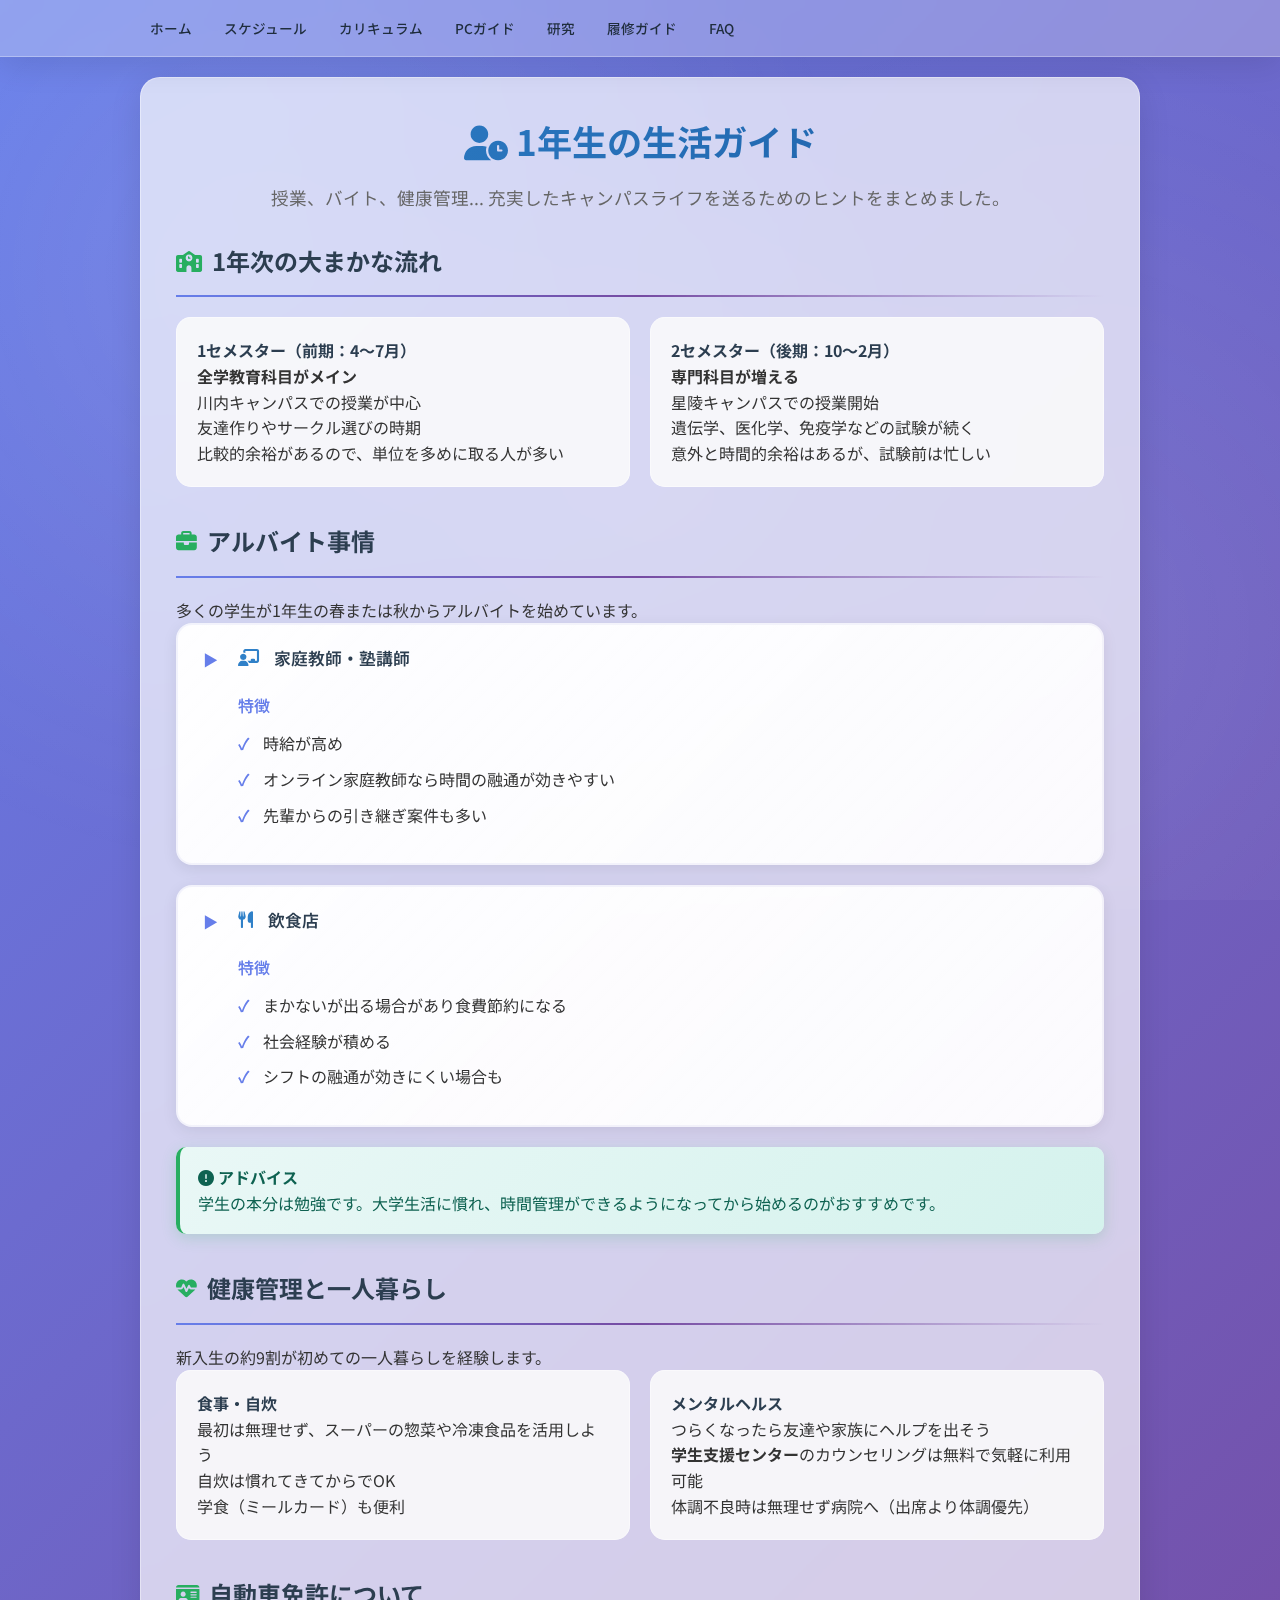
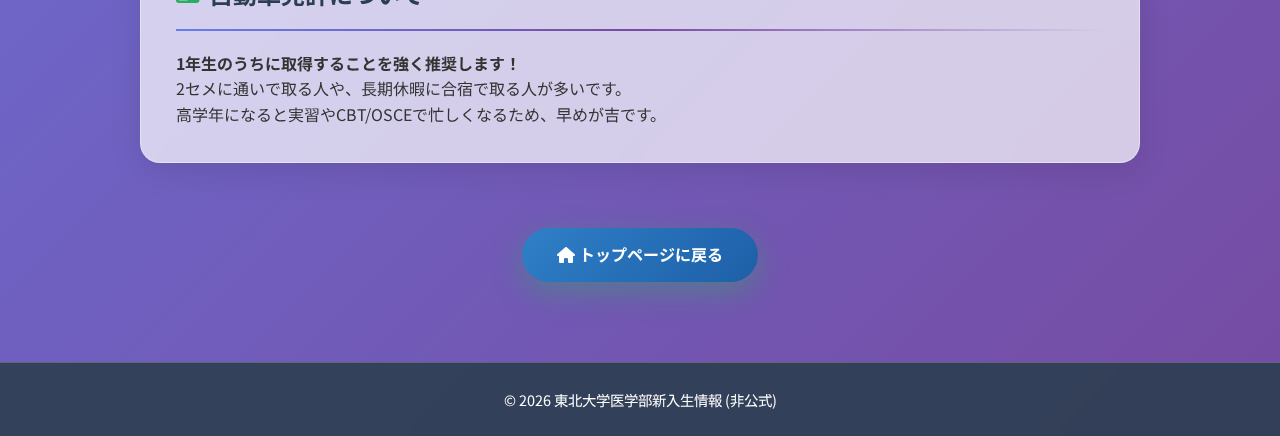
<file: freshman_life.html>
<!DOCTYPE html>
<html lang="ja">

<head>
    <meta charset="UTF-8">
    <meta name="viewport" content="width=device-width, initial-scale=1.0">
    <title>1年生の生活ガイド - 東北大学医学部 2026</title>
    <link rel="icon" type="image/png" href="images/icon.png">
    <link rel="stylesheet" href="css/style.css">
    <link rel="preconnect" href="https://fonts.googleapis.com">
    <link rel="preconnect" href="https://fonts.gstatic.com" crossorigin>
    <link href="https://fonts.googleapis.com/css2?family=Noto+Sans+JP:wght@400;500;700&display=swap" rel="stylesheet">
    <link rel="stylesheet" href="https://cdnjs.cloudflare.com/ajax/libs/font-awesome/6.4.0/css/all.min.css">
<!-- Google tag (gtag.js) -->
<script async src="https://www.googletagmanager.com/gtag/js?id=G-M7F1N7XZCY"></script>
<script>
  window.dataLayer = window.dataLayer || [];
  function gtag(){dataLayer.push(arguments);}
  gtag('js', new Date());

  gtag('config', 'G-M7F1N7XZCY');
</script>
</head>

<body>
    <header>
        <div class="container">
            <button class="hamburger-btn" type="button" aria-label="メニューを開閉" aria-expanded="false"
                aria-controls="site-nav">
                <span class="bar"></span>
                <span class="bar"></span>
                <span class="bar"></span>
            </button>
            <nav class="site-nav" id="site-nav">
                <ul>
                    <li><a href="index.html">ホーム</a></li>
                    <li><a href="index.html#schedule">スケジュール</a></li>
                    <li><a href="index.html#curriculum">カリキュラム</a></li>
                    <li><a href="pc_guide.html">PCガイド</a></li>
                    <li><a href="index.html#research">研究</a></li>
                    <li><a href="course_guide.html">履修ガイド</a></li>
                    <li><a href="faq.html">FAQ</a></li>
                </ul>
            </nav>
        </div>
    </header>

    <main class="container">
        <div class="card reveal">
            <h2
                style="text-align: center; font-size: 2.2rem; margin-bottom: 15px; background: linear-gradient(135deg, #2f80c8 0%, #1d5fa7 100%); -webkit-background-clip: text; -webkit-text-fill-color: transparent; background-clip: text;">
                <i class="fas fa-user-clock" style="color: #2f80c8;"></i> 1年生の生活ガイド
            </h2>
            <p style="text-align: center; font-size: 1.1rem; color: #666; margin-bottom: 30px;">
                授業、バイト、健康管理... 充実したキャンパスライフを送るためのヒントをまとめました。
            </p>

            <h3><i class="fas fa-school"></i> 1年次の大まかな流れ</h3>
            <div class="grid-2">
                <div class="sub-card">
                    <h4>1セメスター（前期：4〜7月）</h4>
                    <ul>
                        <li><strong>全学教育科目がメイン</strong></li>
                        <li>川内キャンパスでの授業が中心</li>
                        <li>友達作りやサークル選びの時期</li>
                        <li>比較的余裕があるので、単位を多めに取る人が多い</li>
                    </ul>
                </div>
                <div class="sub-card">
                    <h4>2セメスター（後期：10〜2月）</h4>
                    <ul>
                        <li><strong>専門科目が増える</strong></li>
                        <li>星陵キャンパスでの授業開始</li>
                        <li>遺伝学、医化学、免疫学などの試験が続く</li>
                        <li>意外と時間的余裕はあるが、試験前は忙しい</li>
                    </ul>
                </div>
            </div>

            <h3><i class="fas fa-briefcase"></i> アルバイト事情</h3>
            <p>多くの学生が1年生の春または秋からアルバイトを始めています。</p>

            <div class="faq-item">
                <summary><i class="fas fa-chalkboard-teacher" style="color: #2f80c8;"></i> 家庭教師・塾講師</summary>
                <div class="faq-content">
                    <p><strong>特徴</strong></p>
                    <ul>
                        <li>時給が高め</li>
                        <li>オンライン家庭教師なら時間の融通が効きやすい</li>
                        <li>先輩からの引き継ぎ案件も多い</li>
                    </ul>
                </div>
            </div>

            <div class="faq-item">
                <summary><i class="fas fa-utensils" style="color: #2f80c8;"></i> 飲食店</summary>
                <div class="faq-content">
                    <p><strong>特徴</strong></p>
                    <ul>
                        <li>まかないが出る場合があり食費節約になる</li>
                        <li>社会経験が積める</li>
                        <li>シフトの融通が効きにくい場合も</li>
                    </ul>
                </div>
            </div>

            <div class="alert alert-warning">
                <strong><i class="fas fa-exclamation-circle"></i> アドバイス</strong>
                <p>学生の本分は勉強です。大学生活に慣れ、時間管理ができるようになってから始めるのがおすすめです。</p>
            </div>

            <h3><i class="fas fa-heartbeat"></i> 健康管理と一人暮らし</h3>
            <p>新入生の約9割が初めての一人暮らしを経験します。</p>

            <div class="grid-2">
                <div class="sub-card">
                    <h4>食事・自炊</h4>
                    <ul>
                        <li>最初は無理せず、スーパーの惣菜や冷凍食品を活用しよう</li>
                        <li>自炊は慣れてきてからでOK</li>
                        <li>学食（ミールカード）も便利</li>
                    </ul>
                </div>
                <div class="sub-card">
                    <h4>メンタルヘルス</h4>
                    <ul>
                        <li>つらくなったら友達や家族にヘルプを出そう</li>
                        <li><strong>学生支援センター</strong>のカウンセリングは無料で気軽に利用可能</li>
                        <li>体調不良時は無理せず病院へ（出席より体調優先）</li>
                    </ul>
                </div>
            </div>

            <h3><i class="fas fa-id-card"></i> 自動車免許について</h3>
            <p><strong>1年生のうちに取得することを強く推奨します！</strong></p>
            <ul>
                <li>2セメに通いで取る人や、長期休暇に合宿で取る人が多いです。</li>
                <li>高学年になると実習やCBT/OSCEで忙しくなるため、早めが吉です。</li>
            </ul>

        </div>

        <div style="text-align: center; margin-top: 40px; margin-bottom: 20px;">
            <a href="index.html" class="btn"
                style="background: linear-gradient(135deg, #2f80c8 0%, #1d5fa7 100%); color: white;">
                <i class="fas fa-home"></i> トップページに戻る
            </a>
        </div>
    </main>

    <footer>
        <p>&copy; 2026 東北大学医学部新入生情報 (非公式)</p>
    </footer>
    <script src="js/nav.js"></script>
</body>

</html>
</file>
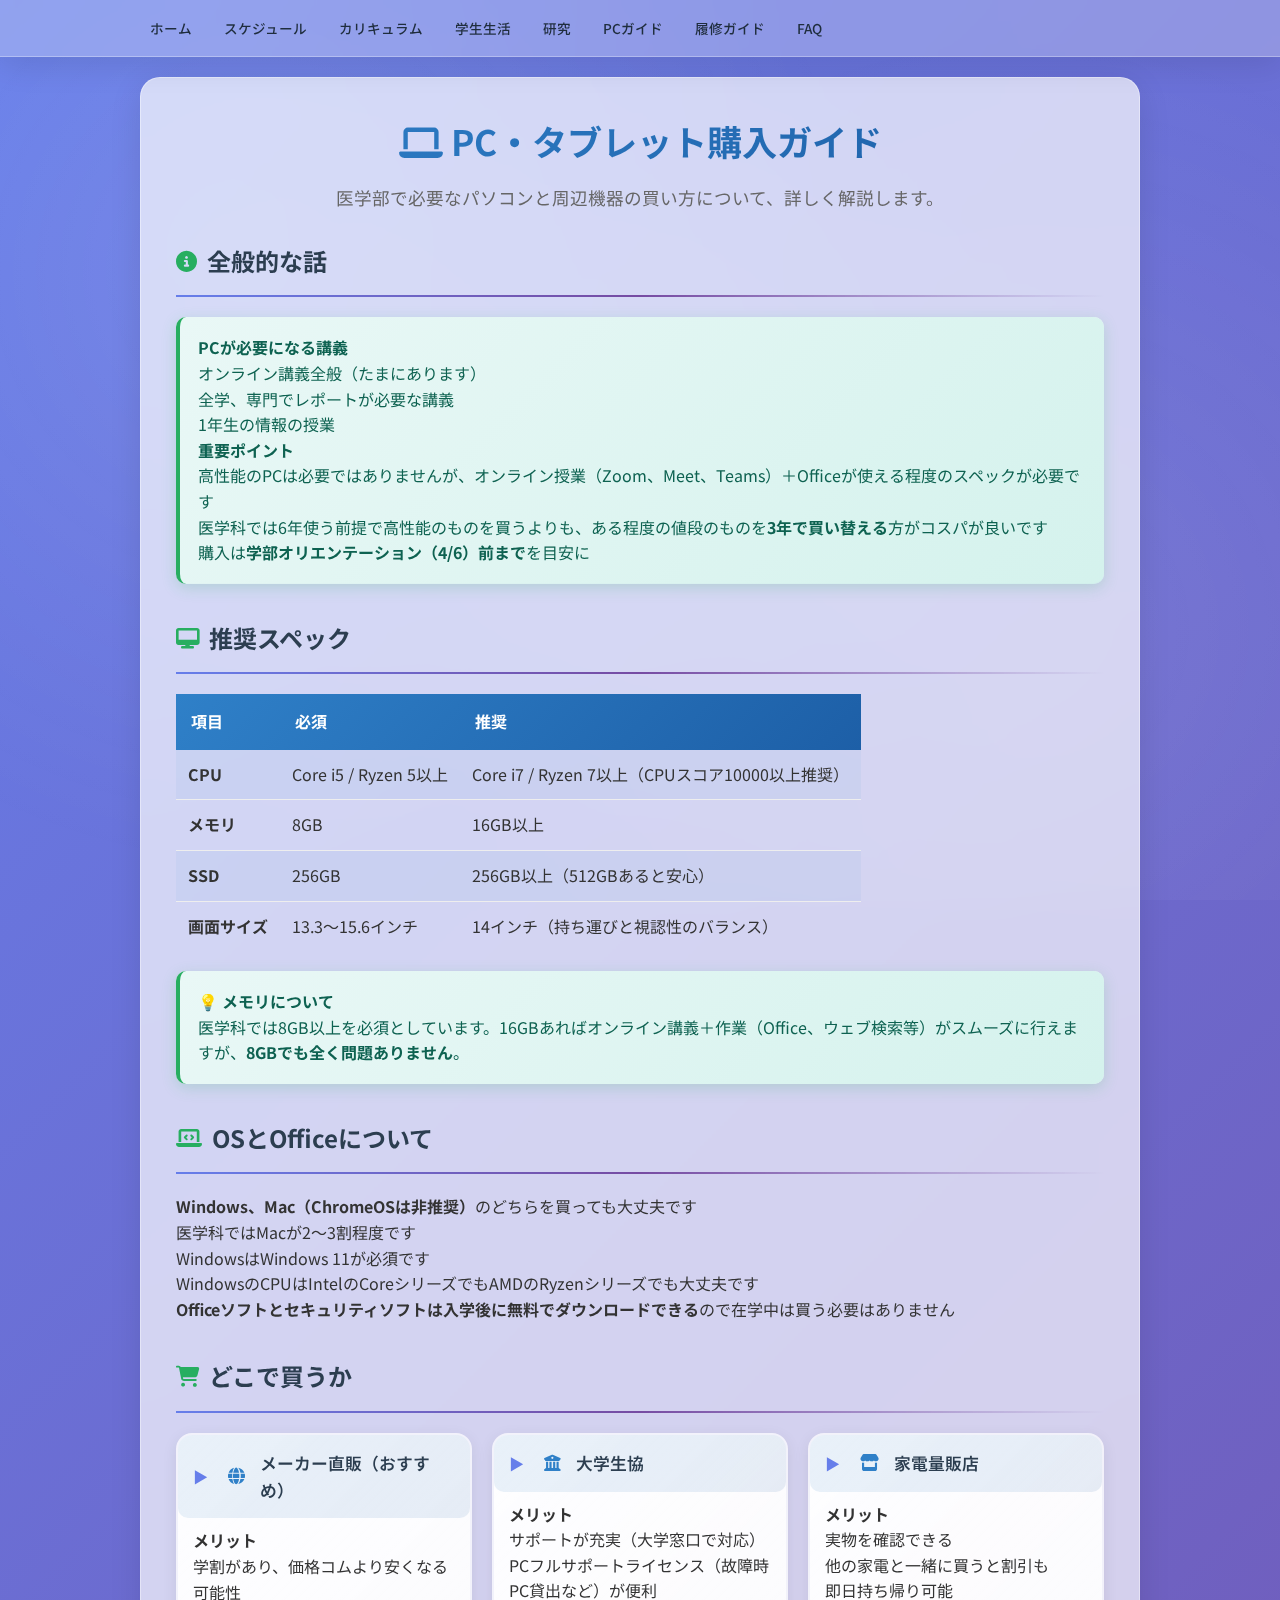
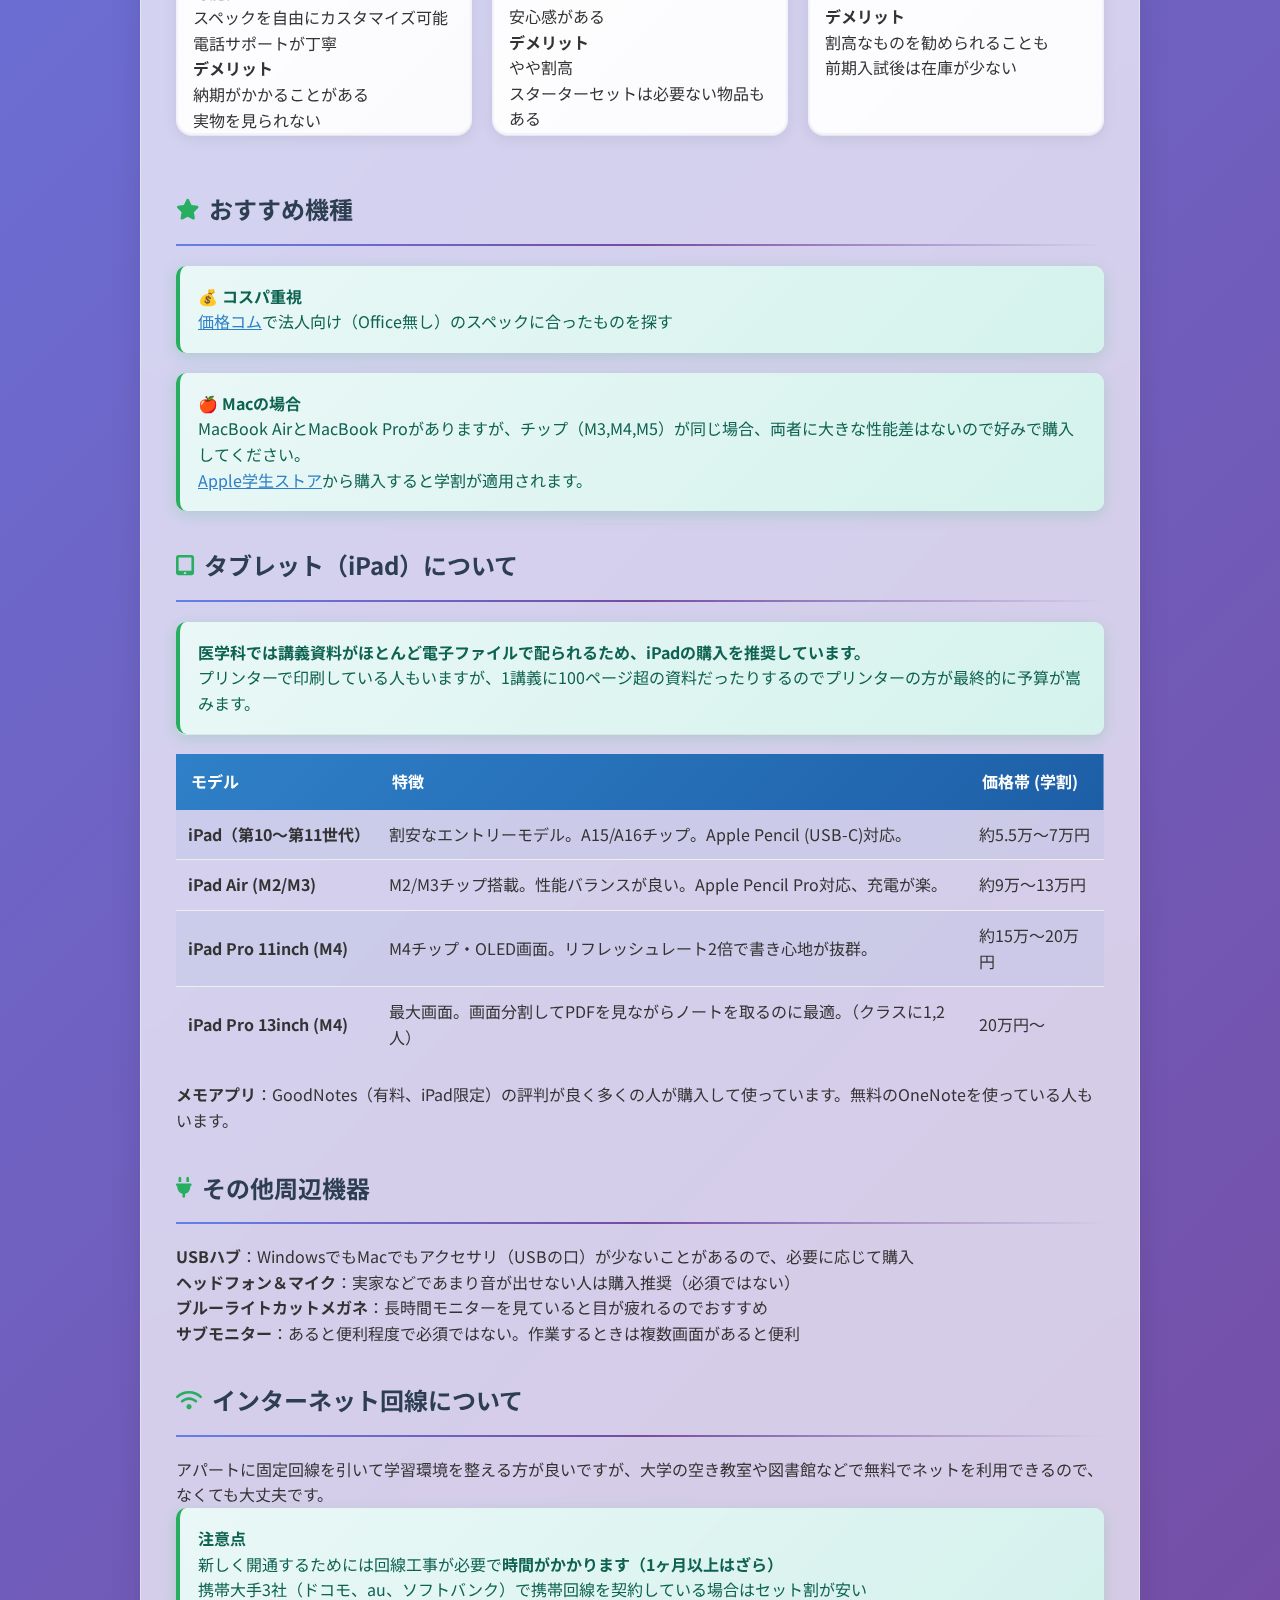
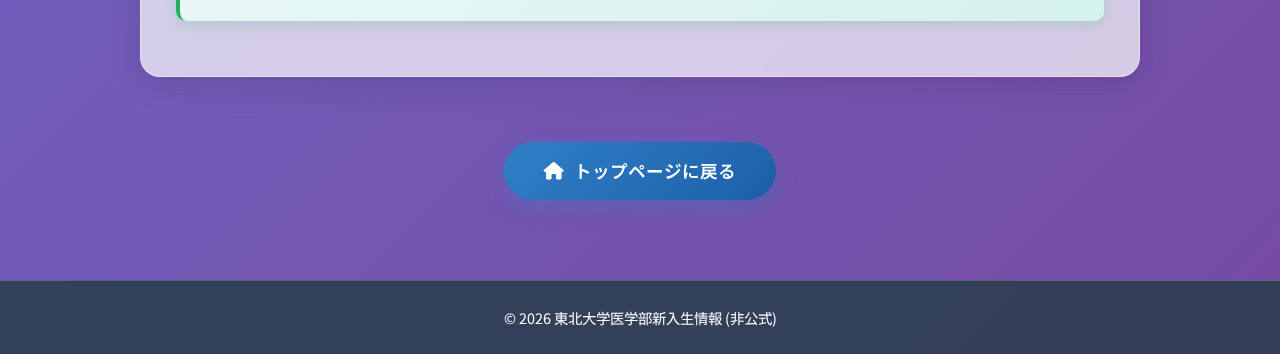
<file: pc_guide.html>
<!DOCTYPE html>
<html lang="ja">

<head>
    <meta charset="UTF-8">
    <meta name="viewport" content="width=device-width, initial-scale=1.0">
    <title>PC・タブレット購入ガイド - 東北大学医学部 2026</title>
    <link rel="icon" type="image/png" href="images/icon.png">
    <link rel="stylesheet" href="css/style.css">
    <link rel="preconnect" href="https://fonts.googleapis.com">
    <link rel="preconnect" href="https://fonts.gstatic.com" crossorigin>
    <link href="https://fonts.googleapis.com/css2?family=Noto+Sans+JP:wght@400;500;700&display=swap" rel="stylesheet">
    <link rel="stylesheet" href="https://cdnjs.cloudflare.com/ajax/libs/font-awesome/6.4.0/css/all.min.css">
<!-- Google tag (gtag.js) -->
<script async src="https://www.googletagmanager.com/gtag/js?id=G-M7F1N7XZCY"></script>
<script>
  window.dataLayer = window.dataLayer || [];
  function gtag(){dataLayer.push(arguments);}
  gtag('js', new Date());

  gtag('config', 'G-M7F1N7XZCY');
</script>
</head>

<body>
    <header>
        <div class="container">
            <button class="hamburger-btn" type="button" aria-label="メニューを開閉" aria-expanded="false"
                aria-controls="site-nav">
                <span class="bar"></span>
                <span class="bar"></span>
                <span class="bar"></span>
            </button>
            <nav class="site-nav" id="site-nav">
                <ul>
                    <li><a href="index.html">ホーム</a></li>
                    <li><a href="index.html#schedule">スケジュール</a></li>
                    <li><a href="index.html#curriculum">カリキュラム</a></li>
                    <li><a href="freshman_life.html">学生生活</a></li>
                    <li><a href="research.html">研究</a></li>
                    <li><a href="pc_guide.html">PCガイド</a></li>
                    <li><a href="course_guide.html">履修ガイド</a></li>
                    <li><a href="faq.html">FAQ</a></li>
                </ul>
            </nav>
        </div>
    </header>

    <main class="container">
        <div class="card reveal">
            <h2
                style="text-align: center; font-size: 2.2rem; margin-bottom: 15px; background: linear-gradient(135deg, #2f80c8 0%, #1d5fa7 100%); -webkit-background-clip: text; -webkit-text-fill-color: transparent; background-clip: text;">
                <i class="fas fa-laptop" style="color: #2f80c8;"></i> PC・タブレット購入ガイド
            </h2>
            <p style="text-align: center; font-size: 1.1rem; color: #666; margin-bottom: 30px;">
                医学部で必要なパソコンと周辺機器の買い方について、詳しく解説します。
            </p>

            <h3><i class="fas fa-info-circle"></i> 全般的な話</h3>
            <div class="alert alert-info">
                <p><strong>PCが必要になる講義</strong></p>
                <ul>
                    <li>オンライン講義全般（たまにあります）</li>
                    <li>全学、専門でレポートが必要な講義</li>
                    <li>1年生の情報の授業</li>
                </ul>
                <p><strong>重要ポイント</strong></p>
                <ul>
                    <li>高性能のPCは必要ではありませんが、オンライン授業（Zoom、Meet、Teams）＋Officeが使える程度のスペックが必要です</li>
                    <li>医学科では6年使う前提で高性能のものを買うよりも、ある程度の値段のものを<strong>3年で買い替える</strong>方がコスパが良いです</li>
                    <li>購入は<strong>学部オリエンテーション（4/6）前まで</strong>を目安に</li>
                </ul>
            </div>

            <h3><i class="fas fa-desktop"></i> 推奨スペック</h3>
            <table style="width: 100%; border-collapse: collapse; margin: 20px 0;">
                <thead>
                    <tr style="background: linear-gradient(135deg, #2f80c8 0%, #1d5fa7 100%); color: white;">
                        <th style="padding: 15px; text-align: left;">項目</th>
                        <th style="padding: 15px; text-align: left;">必須</th>
                        <th style="padding: 15px; text-align: left;">推奨</th>
                    </tr>
                </thead>
                <tbody>
                    <tr style="background: rgba(47, 128, 200, 0.05);">
                        <td style="padding: 12px; border-bottom: 1px solid #eee;"><strong>CPU</strong></td>
                        <td style="padding: 12px; border-bottom: 1px solid #eee;">Core i5 / Ryzen 5以上</td>
                        <td style="padding: 12px; border-bottom: 1px solid #eee;">Core i7 / Ryzen 7以上（CPUスコア10000以上推奨）
                        </td>
                    </tr>
                    <tr>
                        <td style="padding: 12px; border-bottom: 1px solid #eee;"><strong>メモリ</strong></td>
                        <td style="padding: 12px; border-bottom: 1px solid #eee;">8GB</td>
                        <td style="padding: 12px; border-bottom: 1px solid #eee;">16GB以上</td>
                    </tr>
                    <tr style="background: rgba(47, 128, 200, 0.05);">
                        <td style="padding: 12px; border-bottom: 1px solid #eee;"><strong>SSD</strong></td>
                        <td style="padding: 12px; border-bottom: 1px solid #eee;">256GB</td>
                        <td style="padding: 12px; border-bottom: 1px solid #eee;">256GB以上（512GBあると安心）</td>
                    </tr>
                    <tr>
                        <td style="padding: 12px;"><strong>画面サイズ</strong></td>
                        <td style="padding: 12px;">13.3〜15.6インチ</td>
                        <td style="padding: 12px;">14インチ（持ち運びと視認性のバランス）</td>
                    </tr>
                </tbody>
            </table>

            <div class="alert alert-warning">
                <p><strong>💡 メモリについて</strong></p>
                <p>医学科では8GB以上を必須としています。16GBあればオンライン講義＋作業（Office、ウェブ検索等）がスムーズに行えますが、<strong>8GBでも全く問題ありません</strong>。
                </p>
            </div>

            <h3><i class="fas fa-laptop-code"></i> OSとOfficeについて</h3>
            <ul>
                <li><strong>Windows、Mac（ChromeOSは非推奨）</strong>のどちらを買っても大丈夫です</li>
                <li>医学科ではMacが2〜3割程度です</li>
                <li>WindowsはWindows 11が必須です</li>
                <li>WindowsのCPUはIntelのCoreシリーズでもAMDのRyzenシリーズでも大丈夫です</li>
                <li><strong>Officeソフトとセキュリティソフトは入学後に無料でダウンロードできる</strong>ので在学中は買う必要はありません</li>
            </ul>

            <h3><i class="fas fa-shopping-cart"></i> どこで買うか</h3>

            <div
                style="display: grid; grid-template-columns: repeat(auto-fit, minmax(220px, 1fr)); gap: 20px; margin: 20px 0;">
                <div class="faq-item">
                    <summary
                        style="background: linear-gradient(135deg, rgba(47, 128, 200, 0.1) 0%, rgba(29, 95, 167, 0.1) 100%); padding: 15px; border-radius: 10px; font-weight: 600; margin-bottom: 10px;">
                        <i class="fas fa-globe" style="color: #2f80c8;"></i> メーカー直販（おすすめ）
                    </summary>
                    <div style="padding: 0 15px;">
                        <p><strong>メリット</strong></p>
                        <ul>
                            <li>学割があり、価格コムより安くなる可能性</li>
                            <li>スペックを自由にカスタマイズ可能</li>
                            <li>電話サポートが丁寧</li>
                        </ul>
                        <p><strong>デメリット</strong></p>
                        <ul>
                            <li>納期がかかることがある</li>
                            <li>実物を見られない</li>
                        </ul>
                    </div>
                </div>

                <div class="faq-item">
                    <summary
                        style="background: linear-gradient(135deg, rgba(47, 128, 200, 0.1) 0%, rgba(29, 95, 167, 0.1) 100%); padding: 15px; border-radius: 10px; font-weight: 600; margin-bottom: 10px;">
                        <i class="fas fa-university" style="color: #2f80c8;"></i> 大学生協
                    </summary>
                    <div style="padding: 0 15px;">
                        <p><strong>メリット</strong></p>
                        <ul>
                            <li>サポートが充実（大学窓口で対応）</li>
                            <li>PCフルサポートライセンス（故障時PC貸出など）が便利</li>
                            <li>安心感がある</li>
                        </ul>
                        <p><strong>デメリット</strong></p>
                        <ul>
                            <li>やや割高</li>
                            <li>スターターセットは必要ない物品もある</li>
                        </ul>
                    </div>
                </div>

                <div class="faq-item">
                    <summary
                        style="background: linear-gradient(135deg, rgba(47, 128, 200, 0.1) 0%, rgba(29, 95, 167, 0.1) 100%); padding: 15px; border-radius: 10px; font-weight: 600; margin-bottom: 10px;">
                        <i class="fas fa-store" style="color: #2f80c8;"></i> 家電量販店
                    </summary>
                    <div style="padding: 0 15px;">
                        <p><strong>メリット</strong></p>
                        <ul>
                            <li>実物を確認できる</li>
                            <li>他の家電と一緒に買うと割引も</li>
                            <li>即日持ち帰り可能</li>
                        </ul>
                        <p><strong>デメリット</strong></p>
                        <ul>
                            <li>割高なものを勧められることも</li>
                            <li>前期入試後は在庫が少ない</li>
                        </ul>
                    </div>
                </div>
            </div>

            <h3><i class="fas fa-star"></i> おすすめ機種</h3>

            <div class="alert alert-success">
                <p><strong>💰 コスパ重視</strong></p>
                <p><a href="https://kakaku.com/pc/note-pc/itemlist.aspx?altTitle=00047" target="_blank"
                        style="color: #2f80c8; text-decoration: underline;">価格コム</a>で法人向け（Office無し）のスペックに合ったものを探す</p>
            </div>

            <div class="alert alert-info">
                <p><strong>🍎 Macの場合</strong></p>
                <p>MacBook AirとMacBook Proがありますが、チップ（M3,M4,M5）が同じ場合、両者に大きな性能差はないので好みで購入してください。</p>
                <p><a href="https://www.apple.com/jp_edu_1460/store" target="_blank"
                        style="color: #2f80c8; text-decoration: underline;">Apple学生ストア</a>から購入すると学割が適用されます。</p>
            </div>

            <h3><i class="fas fa-tablet-alt"></i> タブレット（iPad）について</h3>

            <div class="alert alert-warning">
                <p><strong>医学科では講義資料がほとんど電子ファイルで配られるため、iPadの購入を推奨しています。</strong></p>
                <p>プリンターで印刷している人もいますが、1講義に100ページ超の資料だったりするのでプリンターの方が最終的に予算が嵩みます。</p>
            </div>

            <table style="width: 100%; border-collapse: collapse; margin: 20px 0;">
                <thead>
                    <tr style="background: linear-gradient(135deg, #2f80c8 0%, #1d5fa7 100%); color: white;">
                        <th style="padding: 15px; text-align: left;">モデル</th>
                        <th style="padding: 15px; text-align: left;">特徴</th>
                        <th style="padding: 15px; text-align: left;">価格帯 (学割)</th>
                    </tr>
                </thead>
                <tbody>
                    <tr style="background: rgba(47, 128, 200, 0.05);">
                        <td style="padding: 12px; border-bottom: 1px solid #eee;"><strong>iPad（第10〜第11世代）</strong></td>
                        <td style="padding: 12px; border-bottom: 1px solid #eee;">割安なエントリーモデル。A15/A16チップ。Apple Pencil
                            (USB-C)対応。</td>
                        <td style="padding: 12px; border-bottom: 1px solid #eee;">約5.5万〜7万円</td>
                    </tr>
                    <tr>
                        <td style="padding: 12px; border-bottom: 1px solid #eee;"><strong>iPad Air (M2/M3)</strong></td>
                        <td style="padding: 12px; border-bottom: 1px solid #eee;">M2/M3チップ搭載。性能バランスが良い。Apple Pencil
                            Pro対応、充電が楽。</td>
                        <td style="padding: 12px; border-bottom: 1px solid #eee;">約9万〜13万円</td>
                    </tr>
                    <tr style="background: rgba(47, 128, 200, 0.05);">
                        <td style="padding: 12px; border-bottom: 1px solid #eee;"><strong>iPad Pro 11inch (M4)</strong>
                        </td>
                        <td style="padding: 12px; border-bottom: 1px solid #eee;">M4チップ・OLED画面。リフレッシュレート2倍で書き心地が抜群。</td>
                        <td style="padding: 12px; border-bottom: 1px solid #eee;">約15万〜20万円</td>
                    </tr>
                    <tr>
                        <td style="padding: 12px;"><strong>iPad Pro 13inch (M4)</strong></td>
                        <td style="padding: 12px;">最大画面。画面分割してPDFを見ながらノートを取るのに最適。（クラスに1,2人）</td>
                        <td style="padding: 12px;">20万円〜</td>
                    </tr>
                </tbody>
            </table>

            <p><strong>メモアプリ</strong>：GoodNotes（有料、iPad限定）の評判が良く多くの人が購入して使っています。無料のOneNoteを使っている人もいます。</p>

            <h3><i class="fas fa-plug"></i> その他周辺機器</h3>
            <ul>
                <li><strong>USBハブ</strong>：WindowsでもMacでもアクセサリ（USBの口）が少ないことがあるので、必要に応じて購入</li>
                <li><strong>ヘッドフォン＆マイク</strong>：実家などであまり音が出せない人は購入推奨（必須ではない）</li>
                <li><strong>ブルーライトカットメガネ</strong>：長時間モニターを見ていると目が疲れるのでおすすめ</li>
                <li><strong>サブモニター</strong>：あると便利程度で必須ではない。作業するときは複数画面があると便利</li>
            </ul>

            <h3><i class="fas fa-wifi"></i> インターネット回線について</h3>
            <p>アパートに固定回線を引いて学習環境を整える方が良いですが、大学の空き教室や図書館などで無料でネットを利用できるので、なくても大丈夫です。</p>

            <div class="alert alert-warning">
                <p><strong>注意点</strong></p>
                <ul>
                    <li>新しく開通するためには回線工事が必要で<strong>時間がかかります（1ヶ月以上はざら）</strong></li>
                    <li>携帯大手3社（ドコモ、au、ソフトバンク）で携帯回線を契約している場合はセット割が安い</li>
                </ul>
            </div>
        </div>

        <div style="text-align: center; margin-top: 40px; margin-bottom: 20px;">
            <a href="index.html" class="btn" style="
                background: linear-gradient(135deg, #2f80c8 0%, #1d5fa7 100%);
                color: white;
                padding: 15px 40px;
                border-radius: 50px;
                text-decoration: none;
                font-weight: 600;
                font-size: 1.1rem;
                display: inline-flex;
                align-items: center;
                gap: 10px;
                box-shadow: 0 8px 20px rgba(47, 128, 200, 0.3);
                transition: all 0.3s;
            " onmouseover="this.style.transform='translateY(-3px)'; this.style.boxShadow='0 12px 30px rgba(47, 128, 200, 0.4)'"
                onmouseout="this.style.transform='translateY(0)'; this.style.boxShadow='0 8px 20px rgba(47, 128, 200, 0.3)'">
                <i class="fas fa-home"></i> トップページに戻る
            </a>
        </div>
    </main>

    <footer>
        <p>&copy; 2026 東北大学医学部新入生情報 (非公式)</p>
    </footer>
    <script src="js/nav.js"></script>
</body>

</html>
</file>
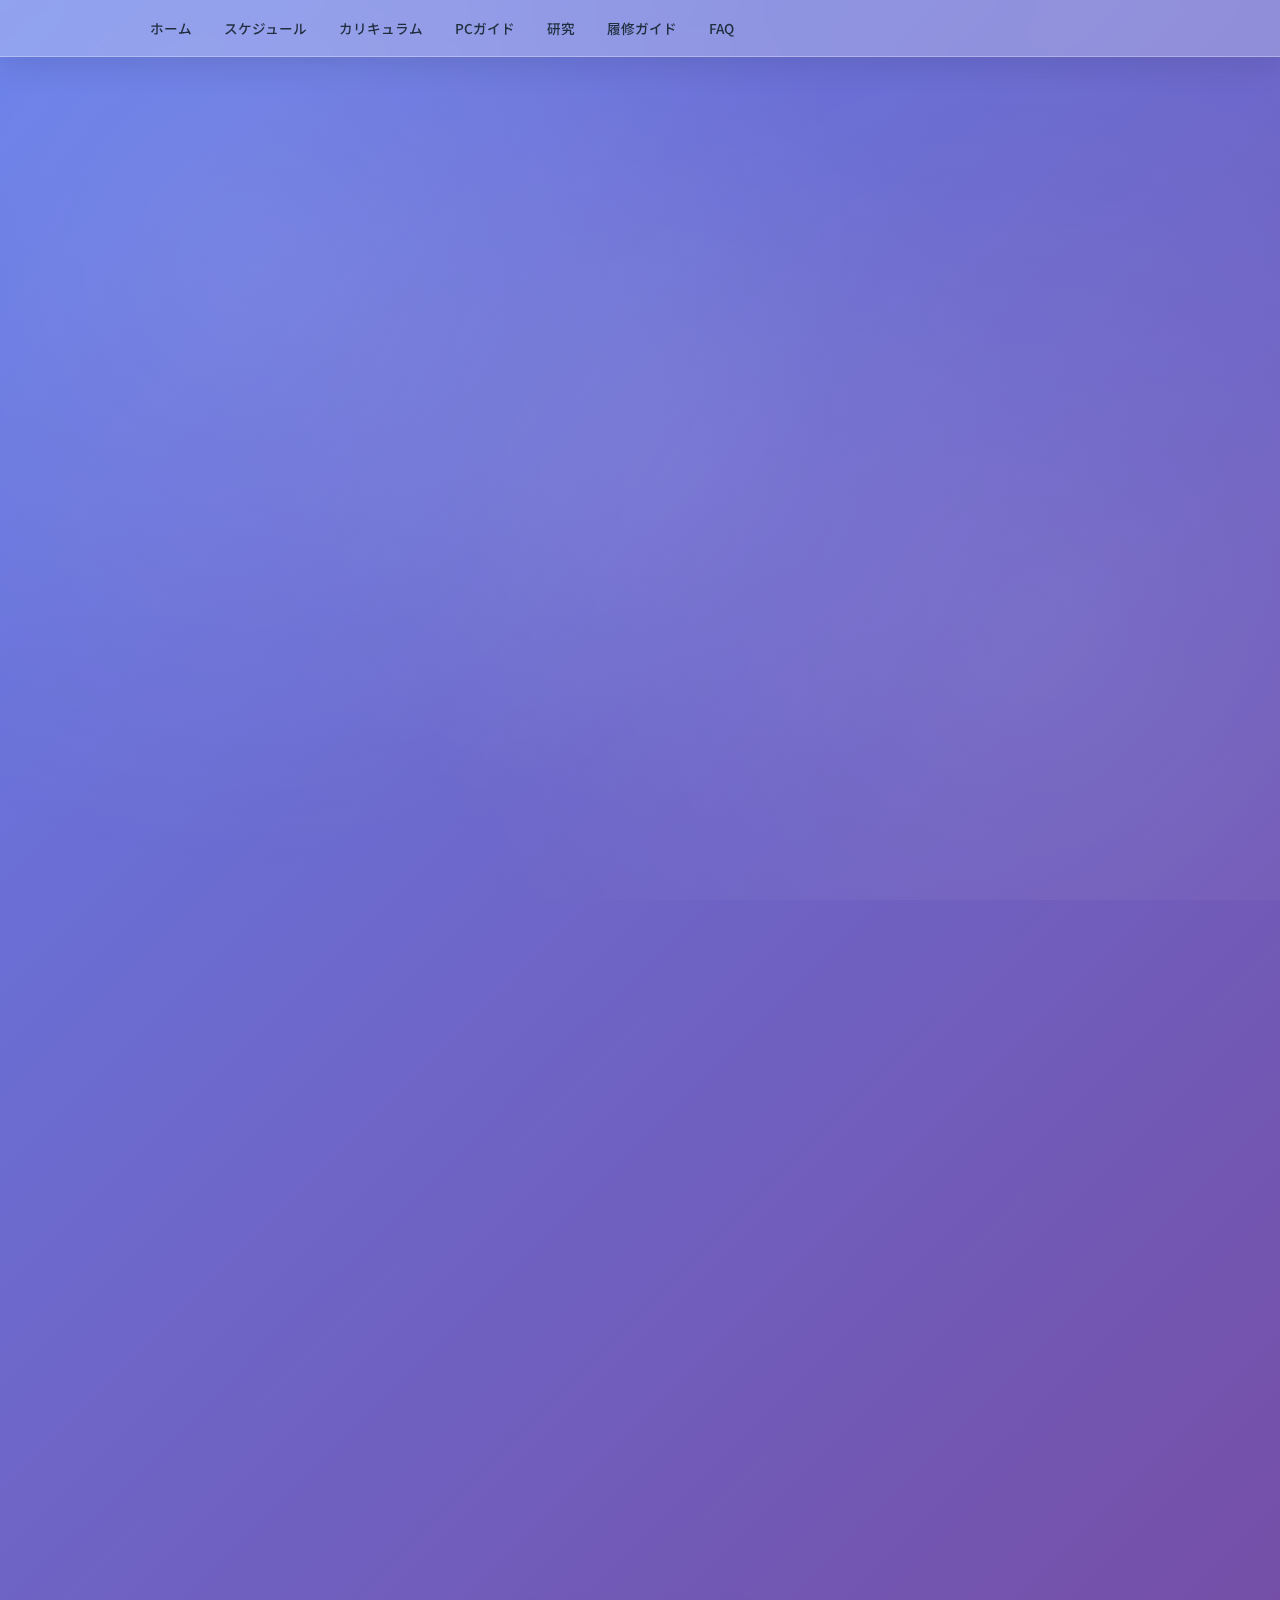
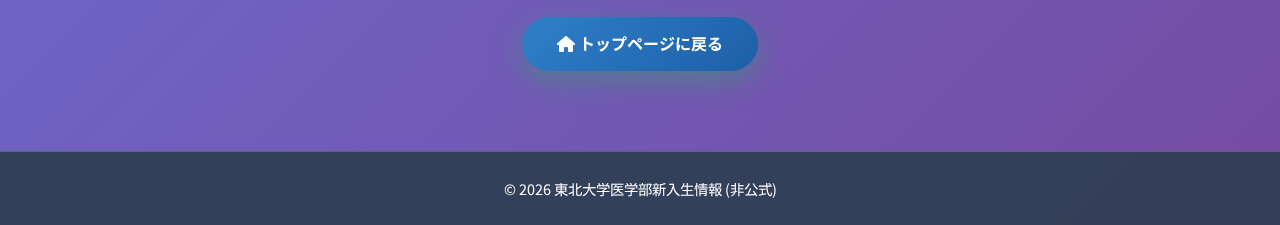
<file: report_guide.html>
<!DOCTYPE html>
<html lang="ja">

<head>
    <meta charset="UTF-8">
    <meta name="viewport" content="width=device-width, initial-scale=1.0">
    <title>レポートの書き方ガイド - 東北大学医学部 2026</title>
    <link rel="icon" type="image/png" href="images/icon.png">
    <link rel="stylesheet" href="css/style.css">
    <link rel="preconnect" href="https://fonts.googleapis.com">
    <link rel="preconnect" href="https://fonts.gstatic.com" crossorigin>
    <link href="https://fonts.googleapis.com/css2?family=Noto+Sans+JP:wght@400;500;700&display=swap" rel="stylesheet">
    <link rel="stylesheet" href="https://cdnjs.cloudflare.com/ajax/libs/font-awesome/6.4.0/css/all.min.css">
<!-- Google tag (gtag.js) -->
<script async src="https://www.googletagmanager.com/gtag/js?id=G-M7F1N7XZCY"></script>
<script>
  window.dataLayer = window.dataLayer || [];
  function gtag(){dataLayer.push(arguments);}
  gtag('js', new Date());

  gtag('config', 'G-M7F1N7XZCY');
</script>
</head>

<body>
    <header>
        <div class="container">
            <button class="hamburger-btn" type="button" aria-label="メニューを開閉" aria-expanded="false" aria-controls="site-nav">
                <span class="bar"></span>
                <span class="bar"></span>
                <span class="bar"></span>
            </button>
            <nav class="site-nav" id="site-nav">
                <ul>
                    <li><a href="index.html">ホーム</a></li>
                    <li><a href="index.html#schedule">スケジュール</a></li>
                    <li><a href="index.html#curriculum">カリキュラム</a></li>
                    <li><a href="pc_guide.html">PCガイド</a></li>
                    <li><a href="index.html#research">研究</a></li>
                    <li><a href="course_guide.html">履修ガイド</a></li>
                    <li><a href="faq.html">FAQ</a></li>
                </ul>
            </nav>
        </div>
    </header>

    <main class="container">
        <div class="card">
            <h2
                style="text-align: center; font-size: 2.2rem; margin-bottom: 15px; background: linear-gradient(135deg, #2f80c8 0%, #1d5fa7 100%); -webkit-background-clip: text; -webkit-text-fill-color: transparent; background-clip: text;">
                <i class="fas fa-pen-fancy" style="color: #2f80c8;"></i> レポートの書き方ガイド
            </h2>
            <p style="text-align: center; font-size: 1.1rem; color: #666; margin-bottom: 30px;">
                全学教育科目（特に自然科学総合実験）で必須となるレポート作成の基本と、落単しないための絶対ルールを解説します。
            </p>

            <h3><i class="fas fa-exclamation-triangle"></i> これだけは守ろう！絶対ルール</h3>
            <div class="alert alert-warning">
                <h4><i class="fas fa-ban"></i> 剽窃（ひょうせつ）は絶対にNG！</h4>
                <p>他人の文章や考えを、さも自分のもののように書くことは<strong>不正行為</strong>です。</p>
                <ul>
                    <li>コピペはもちろん、語尾を変えただけでもバレます。</li>
                    <li>先輩の過去レポート（過去レポ）を見るのはOKですが、必ず<strong>自分の言葉で書き直す</strong>こと。</li>
                    <li>引用ルール（ハーバード方式など）を必ず守りましょう。</li>
                </ul>
            </div>

            <div class="alert alert-info">
                <h4><i class="fas fa-robot"></i> 生成AI（ChatGPTなど）の扱い</h4>
                <ul>
                    <li>アイデア出しや構成案（アウトライン）の作成には便利です。</li>
                    <li><strong>出力された文章をそのまま使うのはNG</strong>。「AIっぽい文章」はバレます。</li>
                    <li>AIが提示する参考文献は架空のもの（ハルシネーション）があるため、必ず実在するか確認しましょう。</li>
                </ul>
            </div>

            <h3><i class="fas fa-list-ol"></i> レポート作成の流れ</h3>

            <div class="faq-item">
                <summary>1. 課題の指示を読み込む</summary>
                <div class="faq-content">
                    <p>求められていることは全て課題の指示の中にあります。特に実験レポート（自科総）は指示を守ることが評価に直結します。</p>
                </div>
            </div>

            <div class="faq-item">
                <summary>2. 情報収集 & アウトライン作成</summary>
                <div class="faq-content">
                    <p>授業資料、書籍、論文から情報を集めます。</p>
                    <p>いきなり書き始めず、序論・本論・結論の構成（アウトライン）を先に作りましょう。</p>
                </div>
            </div>

            <div class="faq-item">
                <summary>3. 執筆 & 推敲</summary>
                <div class="faq-content">
                    <p>パラグラフライティング（1つの段落に1つのトピック）を意識して書きます。</p>
                    <p>書き終わったら、誤字脱字、論理の飛躍がないかチェックしましょう。</p>
                </div>
            </div>

            <h3><i class="fas fa-book"></i> 困ったときは</h3>
            <ul>
                <li><strong>東北大学レポート指南書</strong>：大学公式のガイドブック。引用の形式などが詳しく載っています。</li>
                <li><strong>SLA（Student Learning Adviser）</strong>：学習支援センターの先輩に相談できます。</li>
                <li><strong>友達・先輩</strong>：行き詰まったら迷わず相談！</li>
            </ul>

        </div>

        <div style="text-align: center; margin-top: 40px; margin-bottom: 20px;">
            <a href="index.html" class="btn"
                style="background: linear-gradient(135deg, #2f80c8 0%, #1d5fa7 100%); color: white;">
                <i class="fas fa-home"></i> トップページに戻る
            </a>
        </div>
    </main>

    <footer>
        <p>&copy; 2026 東北大学医学部新入生情報 (非公式)</p>
    </footer>
    <script src="js/nav.js"></script>
</body>

</html>
</file>
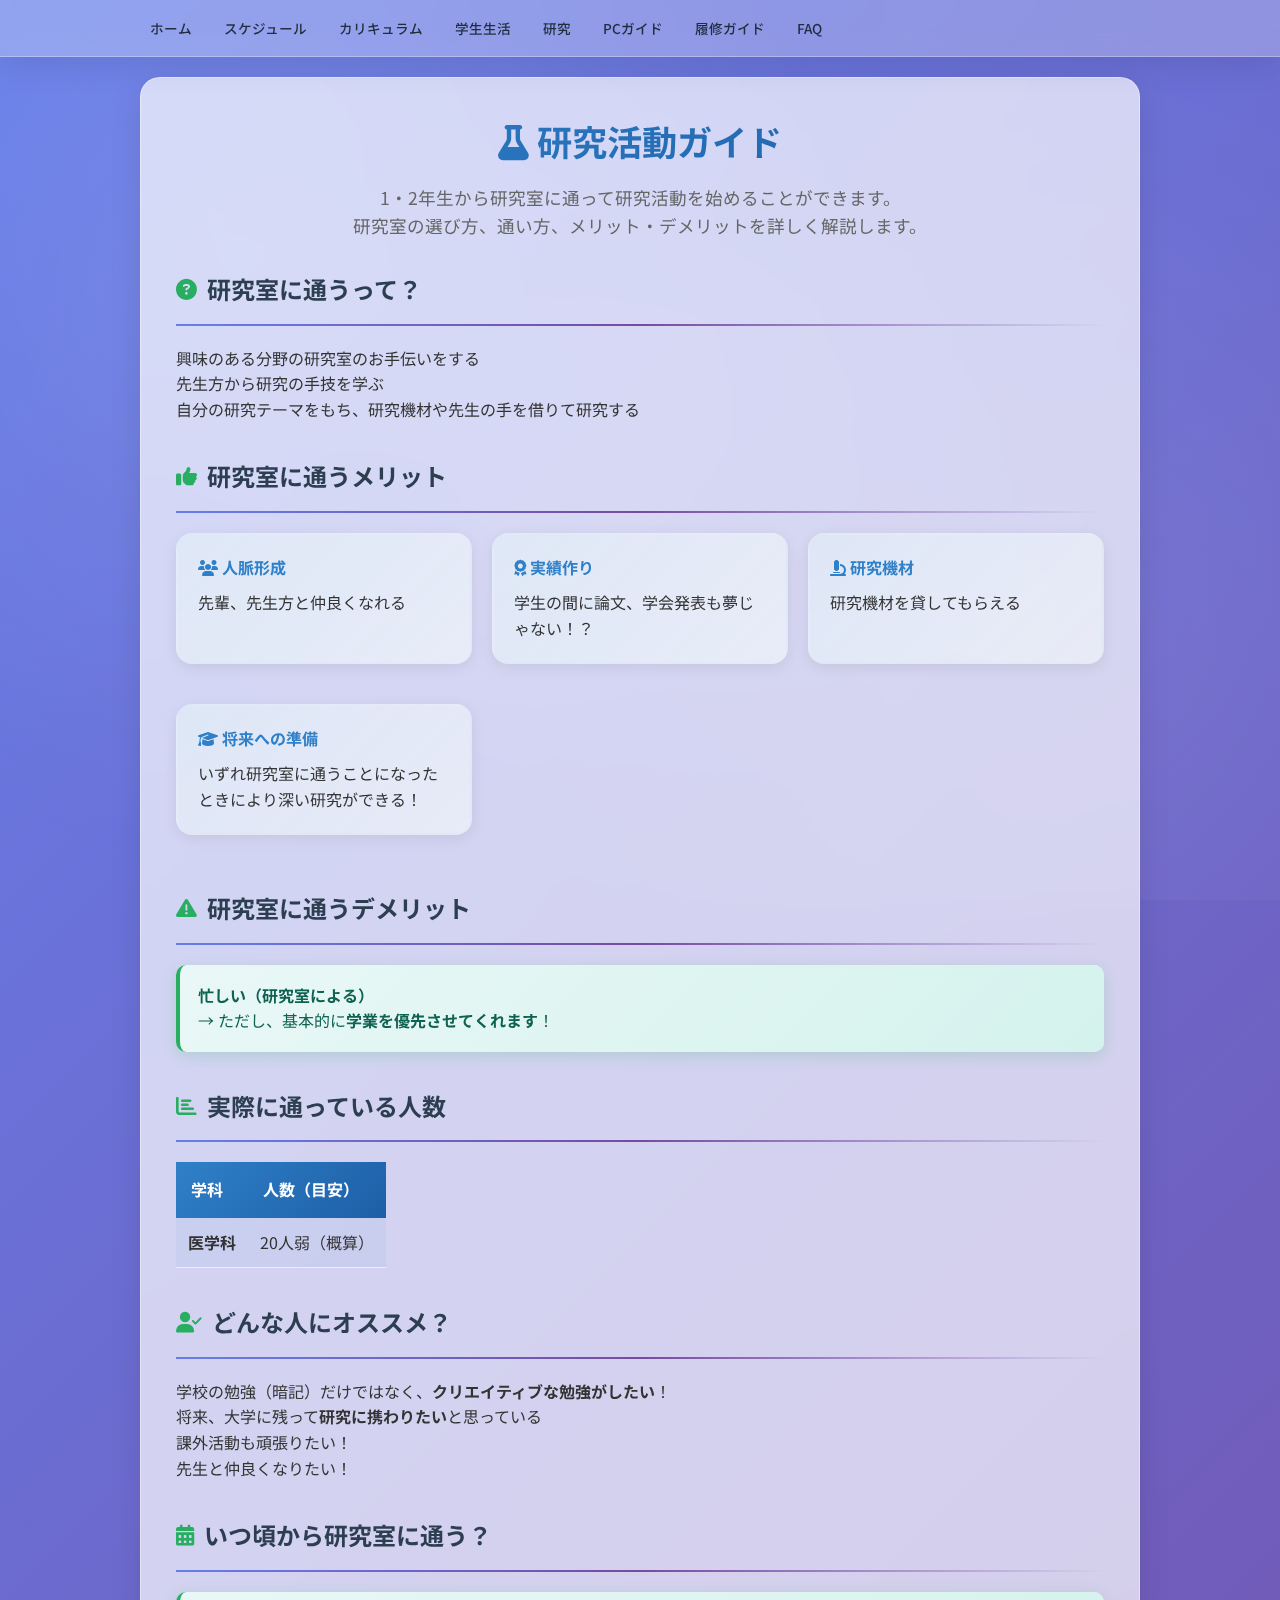
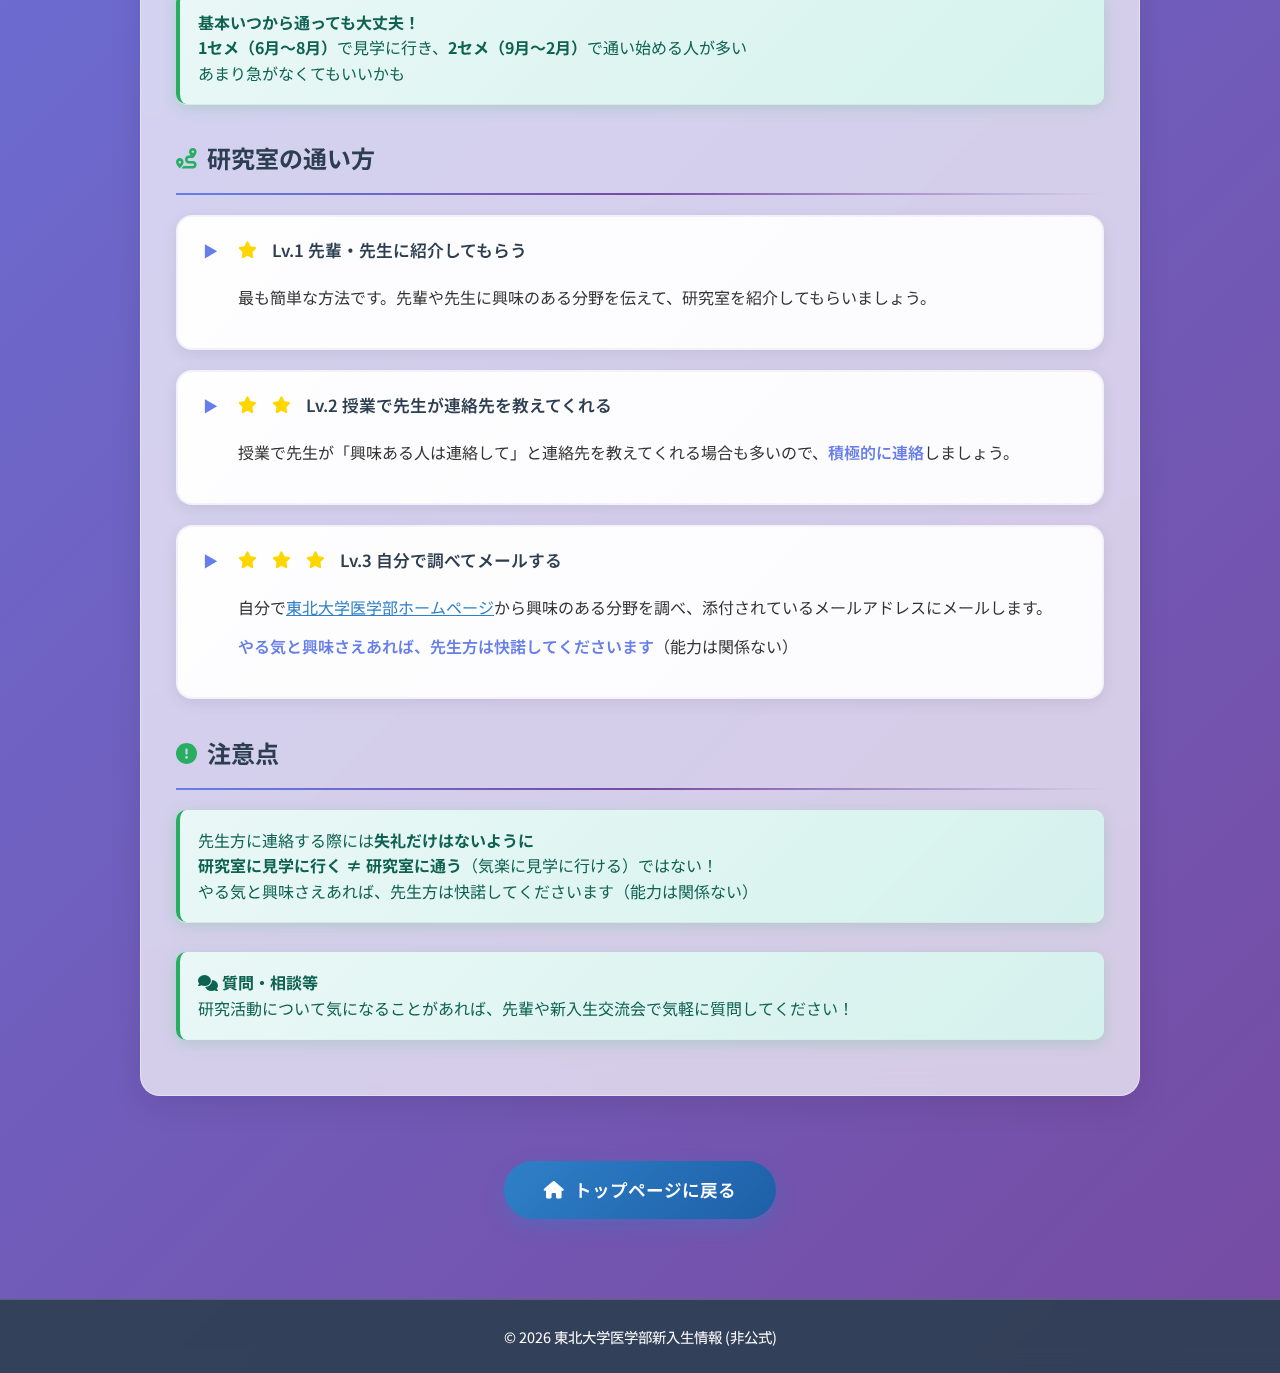
<file: research.html>
<!DOCTYPE html>
<html lang="ja">

<head>
    <meta charset="UTF-8">
    <meta name="viewport" content="width=device-width, initial-scale=1.0">
    <title>研究活動ガイド - 東北大学医学部 2026</title>
    <link rel="icon" type="image/png" href="images/icon.png">
    <link rel="stylesheet" href="css/style.css">
    <link rel="preconnect" href="https://fonts.googleapis.com">
    <link rel="preconnect" href="https://fonts.gstatic.com" crossorigin>
    <link href="https://fonts.googleapis.com/css2?family=Noto+Sans+JP:wght@400;500;700&display=swap" rel="stylesheet">
    <link rel="stylesheet" href="https://cdnjs.cloudflare.com/ajax/libs/font-awesome/6.4.0/css/all.min.css">
<!-- Google tag (gtag.js) -->
<script async src="https://www.googletagmanager.com/gtag/js?id=G-M7F1N7XZCY"></script>
<script>
  window.dataLayer = window.dataLayer || [];
  function gtag(){dataLayer.push(arguments);}
  gtag('js', new Date());

  gtag('config', 'G-M7F1N7XZCY');
</script>
</head>

<body>
    <header>
        <div class="container">
            <button class="hamburger-btn" type="button" aria-label="メニューを開閉" aria-expanded="false"
                aria-controls="site-nav">
                <span class="bar"></span>
                <span class="bar"></span>
                <span class="bar"></span>
            </button>
            <nav class="site-nav" id="site-nav">
                <ul>
                    <li><a href="index.html">ホーム</a></li>
                    <li><a href="index.html#schedule">スケジュール</a></li>
                    <li><a href="index.html#curriculum">カリキュラム</a></li>
                    <li><a href="freshman_life.html">学生生活</a></li>
                    <li><a href="research.html">研究</a></li>
                    <li><a href="pc_guide.html">PCガイド</a></li>
                    <li><a href="course_guide.html">履修ガイド</a></li>
                    <li><a href="faq.html">FAQ</a></li>
                </ul>
            </nav>
        </div>
    </header>

    <main class="container">
        <div class="card reveal">
            <h2
                style="text-align: center; font-size: 2.2rem; margin-bottom: 15px; background: linear-gradient(135deg, #2f80c8 0%, #1d5fa7 100%); -webkit-background-clip: text; -webkit-text-fill-color: transparent; background-clip: text;">
                <i class="fas fa-flask" style="color: #2f80c8;"></i> 研究活動ガイド
            </h2>
            <p style="text-align: center; font-size: 1.1rem; color: #666; margin-bottom: 30px;">
                1・2年生から研究室に通って研究活動を始めることができます。<br>
                研究室の選び方、通い方、メリット・デメリットを詳しく解説します。
            </p>

            <h3><i class="fas fa-question-circle"></i> 研究室に通うって？</h3>
            <ul>
                <li>興味のある分野の研究室のお手伝いをする</li>
                <li>先生方から研究の手技を学ぶ</li>
                <li>自分の研究テーマをもち、研究機材や先生の手を借りて研究する</li>
            </ul>

            <h3><i class="fas fa-thumbs-up"></i> 研究室に通うメリット</h3>
            <div
                style="display: grid; grid-template-columns: repeat(auto-fit, minmax(220px, 1fr)); gap: 20px; margin: 20px 0;">
                <div class="faq-item"
                    style="background: linear-gradient(135deg, rgba(47, 128, 200, 0.1) 0%, rgba(29, 95, 167, 0.05) 100%);">
                    <div style="padding: 20px;">
                        <h4 style="color: #2f80c8; margin-bottom: 10px;"><i class="fas fa-users"></i> 人脈形成</h4>
                        <p>先輩、先生方と仲良くなれる</p>
                    </div>
                </div>
                <div class="faq-item"
                    style="background: linear-gradient(135deg, rgba(47, 128, 200, 0.1) 0%, rgba(29, 95, 167, 0.05) 100%);">
                    <div style="padding: 20px;">
                        <h4 style="color: #2f80c8; margin-bottom: 10px;"><i class="fas fa-award"></i> 実績作り</h4>
                        <p>学生の間に論文、学会発表も夢じゃない！？</p>
                    </div>
                </div>
                <div class="faq-item"
                    style="background: linear-gradient(135deg, rgba(47, 128, 200, 0.1) 0%, rgba(29, 95, 167, 0.05) 100%);">
                    <div style="padding: 20px;">
                        <h4 style="color: #2f80c8; margin-bottom: 10px;"><i class="fas fa-microscope"></i> 研究機材</h4>
                        <p>研究機材を貸してもらえる</p>
                    </div>
                </div>
                <div class="faq-item"
                    style="background: linear-gradient(135deg, rgba(47, 128, 200, 0.1) 0%, rgba(29, 95, 167, 0.05) 100%);">
                    <div style="padding: 20px;">
                        <h4 style="color: #2f80c8; margin-bottom: 10px;"><i class="fas fa-graduation-cap"></i> 将来への準備
                        </h4>
                        <p>いずれ研究室に通うことになったときにより深い研究ができる！</p>
                    </div>
                </div>
            </div>

            <h3><i class="fas fa-exclamation-triangle"></i> 研究室に通うデメリット</h3>
            <div class="alert alert-warning">
                <p><strong>忙しい（研究室による）</strong></p>
                <p>→ ただし、基本的に<strong>学業を優先させてくれます</strong>！</p>
            </div>

            <h3><i class="fas fa-chart-bar"></i> 実際に通っている人数</h3>
            <table style="width: 100%; border-collapse: collapse; margin: 20px 0;">
                <thead>
                    <tr style="background: linear-gradient(135deg, #2f80c8 0%, #1d5fa7 100%); color: white;">
                        <th style="padding: 15px; text-align: left;">学科</th>
                        <th style="padding: 15px; text-align: left;">人数（目安）</th>
                    </tr>
                </thead>
                <tbody>
                    <tr style="background: rgba(47, 128, 200, 0.05);">
                        <td style="padding: 12px; border-bottom: 1px solid #eee;"><strong>医学科</strong></td>
                        <td style="padding: 12px; border-bottom: 1px solid #eee;">20人弱（概算）</td>
                    </tr>
                </tbody>
            </table>

            <h3><i class="fas fa-user-check"></i> どんな人にオススメ？</h3>
            <ul>
                <li>学校の勉強（暗記）だけではなく、<strong>クリエイティブな勉強がしたい</strong>！</li>
                <li>将来、大学に残って<strong>研究に携わりたい</strong>と思っている</li>
                <li>課外活動も頑張りたい！</li>
                <li>先生と仲良くなりたい！</li>
            </ul>

            <h3><i class="fas fa-calendar-alt"></i> いつ頃から研究室に通う？</h3>
            <div class="alert alert-info">
                <p><strong>基本いつから通っても大丈夫！</strong></p>
                <ul>
                    <li><strong>1セメ（6月〜8月）</strong>で見学に行き、<strong>2セメ（9月〜2月）</strong>で通い始める人が多い</li>
                    <li>あまり急がなくてもいいかも</li>
                </ul>
            </div>

            <h3><i class="fas fa-route"></i> 研究室の通い方</h3>

            <div class="faq-item">
                <summary><i class="fas fa-star" style="color: #FFD700;"></i> Lv.1 先輩・先生に紹介してもらう</summary>
                <div class="faq-content">
                    <p>最も簡単な方法です。先輩や先生に興味のある分野を伝えて、研究室を紹介してもらいましょう。</p>
                </div>
            </div>

            <div class="faq-item">
                <summary><i class="fas fa-star" style="color: #FFD700;"></i><i class="fas fa-star"
                        style="color: #FFD700;"></i> Lv.2 授業で先生が連絡先を教えてくれる</summary>
                <div class="faq-content">
                    <p>授業で先生が「興味ある人は連絡して」と連絡先を教えてくれる場合も多いので、<strong>積極的に連絡</strong>しましょう。</p>
                </div>
            </div>

            <div class="faq-item">
                <summary><i class="fas fa-star" style="color: #FFD700;"></i><i class="fas fa-star"
                        style="color: #FFD700;"></i><i class="fas fa-star" style="color: #FFD700;"></i> Lv.3 自分で調べてメールする
                </summary>
                <div class="faq-content">
                    <p>自分で<a href="https://www.med.tohoku.ac.jp/" target="_blank"
                            style="color: #2f80c8; text-decoration: underline;">東北大学医学部ホームページ</a>から興味のある分野を調べ、添付されているメールアドレスにメールします。
                    </p>
                    <p><strong>やる気と興味さえあれば、先生方は快諾してくださいます</strong>（能力は関係ない）</p>
                </div>
            </div>

            <h3><i class="fas fa-exclamation-circle"></i> 注意点</h3>
            <div class="alert alert-warning">
                <ul>
                    <li>先生方に連絡する際には<strong>失礼だけはないように</strong></li>
                    <li><strong>研究室に見学に行く ≠ 研究室に通う</strong>（気楽に見学に行ける）ではない！</li>
                    <li>やる気と興味さえあれば、先生方は快諾してくださいます（能力は関係ない）</li>
                </ul>
            </div>

            <div class="alert alert-success" style="margin-top: 30px;">
                <p><strong><i class="fas fa-comments"></i> 質問・相談等</strong></p>
                <p>研究活動について気になることがあれば、先輩や新入生交流会で気軽に質問してください！</p>
            </div>
        </div>

        <div style="text-align: center; margin-top: 40px; margin-bottom: 20px;">
            <a href="index.html" class="btn" style="
                background: linear-gradient(135deg, #2f80c8 0%, #1d5fa7 100%);
                color: white;
                padding: 15px 40px;
                border-radius: 50px;
                text-decoration: none;
                font-weight: 600;
                font-size: 1.1rem;
                display: inline-flex;
                align-items: center;
                gap: 10px;
                box-shadow: 0 8px 20px rgba(47, 128, 200, 0.3);
                transition: all 0.3s;
            " onmouseover="this.style.transform='translateY(-3px)'; this.style.boxShadow='0 12px 30px rgba(47, 128, 200, 0.4)'"
                onmouseout="this.style.transform='translateY(0)'; this.style.boxShadow='0 8px 20px rgba(47, 128, 200, 0.3)'">
                <i class="fas fa-home"></i> トップページに戻る
            </a>
        </div>
    </main>

    <footer>
        <p>&copy; 2026 東北大学医学部新入生情報 (非公式)</p>
    </footer>
    <script src="js/nav.js"></script>
</body>

</html>
</file>
<file: css/style.css>
/* Basic Reset and Typography */
:root {
    --primary-color: #2c3e50;
    --accent-color: #27ae60;
    --light-bg: #ecf0f1;
    --text-color: #333;
    --white: #fff;
    --font-heading: 'Noto Sans JP', sans-serif;
    --font-body: 'Noto Sans JP', sans-serif;
}

* {
    margin: 0;
    padding: 0;
    box-sizing: border-box;
}

body {
    font-family: var(--font-body);
    background: linear-gradient(135deg, #667eea 0%, #764ba2 25%, #f093fb 50%, #4facfe 75%, #00f2fe 100%);
    background-size: 400% 400%;
    animation: gradientShift 15s ease infinite;
    color: var(--text-color);
    line-height: 1.6;
    min-height: 100vh;
    position: relative;
}

img,
video,
canvas {
    max-width: 100%;
    height: auto;
}

table {
    width: 100%;
    border-collapse: collapse;
    display: block;
    overflow-x: auto;
    -webkit-overflow-scrolling: touch;
}

@keyframes gradientShift {
    0% {
        background-position: 0% 50%;
    }

    50% {
        background-position: 100% 50%;
    }

    100% {
        background-position: 0% 50%;
    }
}

/* Floating particles background */
body::before {
    content: '';
    position: fixed;
    top: 0;
    left: 0;
    width: 100%;
    height: 100%;
    background-image:
        radial-gradient(circle at 20% 30%, rgba(255, 255, 255, 0.1) 0%, transparent 50%),
        radial-gradient(circle at 80% 70%, rgba(255, 255, 255, 0.08) 0%, transparent 50%),
        radial-gradient(circle at 50% 50%, rgba(255, 255, 255, 0.05) 0%, transparent 50%);
    pointer-events: none;
    z-index: 0;
}

h1,
h2,
h3,
h4,
h5,
h6 {
    font-family: var(--font-heading);
    color: var(--primary-color);
    margin-top: 0;
}

ul {
    list-style: none;
    padding: 0;
}

a {
    text-decoration: none;
    color: inherit;
    transition: all 0.3s cubic-bezier(0.4, 0, 0.2, 1);
}

.container {
    width: 90%;
    max-width: 1000px;
    margin: 0 auto;
    padding: 20px 0;
    position: relative;
    z-index: 1;
}

/* Header with Glassmorphism */
header {
    background: rgba(255, 255, 255, 0.25);
    backdrop-filter: blur(10px);
    -webkit-backdrop-filter: blur(10px);
    border-bottom: 1px solid rgba(255, 255, 255, 0.3);
    box-shadow: 0 8px 32px rgba(0, 0, 0, 0.1);
    position: sticky;
    top: 0;
    z-index: 1000;
    animation: slideDown 0.6s ease-out;
}

@keyframes slideDown {
    from {
        transform: translateY(-100%);
        opacity: 0;
    }

    to {
        transform: translateY(0);
        opacity: 1;
    }
}

header .container {
    display: flex;
    justify-content: space-between;
    align-items: center;
    padding: 15px 0;
    flex-wrap: wrap;
    /* Allow wrapping if title is too long */
}

main.container {
    padding-top: 20px;
}

@media (max-width: 768px) {
    header .container {
        padding: 10px 0;
    }

    header h1 {
        font-size: 1.0rem;
        /* Further reduced from 1.2rem */
        flex: 1;
        min-width: 150px;
    }
}

header h1 {
    font-size: 1.5rem;
    margin: 0;
    color: #1f2d3d;
    text-shadow: none;
}

header h1 a {
    color: #1f2d3d;
}

.hamburger-btn {
    display: none;
    width: 42px;
    height: 42px;
    border: 1px solid rgba(255, 255, 255, 0.45);
    border-radius: 10px;
    background: rgba(255, 255, 255, 0.16);
    color: #1f2d3d;
    cursor: pointer;
    align-items: center;
    justify-content: center;
    flex-direction: column;
    gap: 5px;
}

.hamburger-btn .bar {
    width: 20px;
    height: 2px;
    border-radius: 2px;
    background: #1f2d3d;
    transition: transform 0.25s ease, opacity 0.25s ease;
}

header.is-menu-open .hamburger-btn .bar:nth-child(1) {
    transform: translateY(7px) rotate(45deg);
}

header.is-menu-open .hamburger-btn .bar:nth-child(2) {
    opacity: 0;
}

header.is-menu-open .hamburger-btn .bar:nth-child(3) {
    transform: translateY(-7px) rotate(-45deg);
}

/* FAQ Accordion Styles - Premium Design */
.faq-item {
    background: linear-gradient(135deg, rgba(255, 255, 255, 0.9) 0%, rgba(255, 255, 255, 0.7) 100%);
    backdrop-filter: blur(10px);
    border-radius: 16px;
    margin-bottom: 20px;
    border: 2px solid transparent;
    background-clip: padding-box;
    position: relative;
    overflow: hidden;
    transition: all 0.4s cubic-bezier(0.4, 0, 0.2, 1);
    box-shadow: 0 4px 15px rgba(0, 0, 0, 0.08);
}

.faq-item::before {
    content: '';
    position: absolute;
    top: 0;
    left: 0;
    right: 0;
    bottom: 0;
    border-radius: 16px;
    padding: 2px;
    background: linear-gradient(135deg, #667eea 0%, #764ba2 50%, #f093fb 100%);
    -webkit-mask: linear-gradient(#fff 0 0) content-box, linear-gradient(#fff 0 0);
    -webkit-mask-composite: xor;
    mask: linear-gradient(#fff 0 0) content-box, linear-gradient(#fff 0 0);
    mask-composite: exclude;
    opacity: 0;
    transition: opacity 0.4s;
    z-index: -1;
}

.faq-item:hover {
    transform: translateY(-4px) scale(1.01);
    box-shadow: 0 12px 30px rgba(102, 126, 234, 0.25);
}

.faq-item:hover::before {
    opacity: 1;
}

.faq-item[open] {
    background: linear-gradient(135deg, rgba(102, 126, 234, 0.15) 0%, rgba(118, 75, 162, 0.1) 100%);
}

.faq-item[open]::before {
    opacity: 1;
}

.faq-item summary {
    padding: 20px 25px;
    cursor: pointer;
    font-weight: 600;
    font-size: 1.05rem;
    color: var(--primary-color);
    list-style: none;
    display: flex;
    align-items: center;
    gap: 15px;
    position: relative;
    user-select: none;
}

.faq-item summary::-webkit-details-marker {
    display: none;
}

.faq-item summary::before {
    content: '▶';
    font-size: 0.9em;
    color: #667eea;
    transition: all 0.4s cubic-bezier(0.4, 0, 0.2, 1);
    display: inline-block;
    min-width: 20px;
}

.faq-item[open] summary::before {
    transform: rotate(90deg);
    color: #764ba2;
}

.faq-item summary:hover {
    color: #667eea;
}

.faq-content {
    padding: 0 25px 25px 60px;
    color: var(--text-color);
    animation: fadeInDown 0.4s ease-out;
}

@keyframes fadeInDown {
    from {
        opacity: 0;
        transform: translateY(-10px);
    }

    to {
        opacity: 1;
        transform: translateY(0);
    }
}

.faq-content p {
    margin-bottom: 12px;
    line-height: 1.7;
}

.faq-content ul {
    list-style: none;
    padding-left: 0;
}

.faq-content li {
    margin-bottom: 10px;
    padding-left: 25px;
    position: relative;
    line-height: 1.6;
}

.faq-content li::before {
    content: '✓';
    position: absolute;
    left: 0;
    color: #667eea;
    font-weight: bold;
}

.faq-content strong {
    color: #667eea;
    font-weight: 600;
}

/* FAQ Page Specific Styles */
.card h3 {
    color: var(--primary-color);
    margin-top: 35px;
    margin-bottom: 20px;
    padding-bottom: 12px;
    border-bottom: 3px solid transparent;
    border-image: linear-gradient(90deg, #667eea 0%, #764ba2 50%, transparent 100%);
    border-image-slice: 1;
    display: flex;
    align-items: center;
    gap: 12px;
    font-size: 1.5rem;
}

.card h3:first-of-type {
    margin-top: 25px;
}

.card h3 i {
    color: #667eea;
    font-size: 1.3rem;
}

.highlight {
    color: #ffd700;
    font-weight: bold;
}

header nav ul {
    display: flex;
    gap: 12px;
    flex-wrap: wrap;
    justify-content: flex-end;
}

header nav a {
    color: #1f2d3d;
    font-weight: 500;
    font-size: 0.85rem;
    padding: 8px 10px;
    border-radius: 20px;
    transition: all 0.3s;
}

header nav a:hover {
    background: rgba(31, 45, 61, 0.12);
    transform: translateY(-2px);
}

/* Hero Section */
#hero {
    background: linear-gradient(135deg, rgba(44, 62, 80, 0.9), rgba(52, 73, 94, 0.9));
    backdrop-filter: blur(10px);
    color: var(--white);
    padding: 100px 0;
    text-align: center;
    border-radius: 20px;
    margin: 20px auto;
    box-shadow: 0 20px 60px rgba(0, 0, 0, 0.3);
    animation: fadeInUp 0.8s ease-out;
}

@keyframes fadeInUp {
    from {
        opacity: 0;
        transform: translateY(30px);
    }

    to {
        opacity: 1;
        transform: translateY(0);
    }
}

.hero-content h2 {
    color: var(--white);
    font-size: 2.8rem;
    margin-bottom: 15px;
    animation: textGlow 2s ease-in-out infinite;
}

@keyframes textGlow {

    0%,
    100% {
        text-shadow: 0 0 10px rgba(255, 255, 255, 0.5);
    }

    50% {
        text-shadow: 0 0 20px rgba(255, 255, 255, 0.8), 0 0 30px rgba(255, 215, 0, 0.6);
    }
}

.countdown {
    font-size: 1.3rem;
    margin: 25px 0;
    background: rgba(255, 255, 255, 0.15);
    backdrop-filter: blur(5px);
    display: inline-block;
    padding: 15px 30px;
    border-radius: 50px;
    border: 2px solid rgba(255, 255, 255, 0.3);
}

#days-left {
    font-weight: bold;
    font-size: 2rem;
    color: #ffd700;
    text-shadow: 0 0 10px rgba(255, 215, 0, 0.5);
}

.btn {
    display: inline-block;
    background: linear-gradient(135deg, #27ae60, #2ecc71);
    color: var(--white);
    padding: 14px 35px;
    border-radius: 30px;
    font-weight: bold;
    margin-top: 25px;
    box-shadow: 0 10px 30px rgba(39, 174, 96, 0.4);
    transition: all 0.3s cubic-bezier(0.4, 0, 0.2, 1);
}

.btn:hover {
    transform: translateY(-3px) scale(1.05);
    box-shadow: 0 15px 40px rgba(39, 174, 96, 0.6);
}

/* Cards with Glassmorphism */
.card {
    background: rgba(255, 255, 255, 0.7);
    backdrop-filter: blur(15px);
    -webkit-backdrop-filter: blur(15px);
    border-radius: 20px;
    border: 1px solid rgba(255, 255, 255, 0.4);
    box-shadow: 0 8px 32px rgba(0, 0, 0, 0.1);
    padding: 35px;
    margin-bottom: 30px;
    transition: all 0.4s cubic-bezier(0.4, 0, 0.2, 1);
    opacity: 0;
    transform: translateY(20px);
    animation: cardFadeIn 0.6s ease-out forwards;
}

@keyframes cardFadeIn {
    to {
        opacity: 1;
        transform: translateY(0);
    }
}

.card:nth-child(1) {
    animation-delay: 0.1s;
}

.card:nth-child(2) {
    animation-delay: 0.2s;
}

.card:nth-child(3) {
    animation-delay: 0.3s;
}

.card:hover {
    transform: translateY(-8px);
    box-shadow: 0 15px 50px rgba(0, 0, 0, 0.2);
    border-color: rgba(255, 255, 255, 0.6);
}

.card h3 {
    border-bottom: 2px solid rgba(39, 174, 96, 0.3);
    padding-bottom: 15px;
    margin-bottom: 20px;
    display: flex;
    align-items: center;
    gap: 10px;
}

.card h3 i {
    color: var(--accent-color);
}

/* Update History (News List) */
.news-list {
    max-height: 200px;
    overflow-y: auto;
    padding-right: 10px;
}

.news-item {
    padding: 12px 0;
    border-bottom: 1px solid rgba(0, 0, 0, 0.05);
    display: flex;
    flex-wrap: wrap;
    gap: 10px;
    align-items: center;
}

.news-item:last-child {
    border-bottom: none;
}

.news-date {
    font-size: 0.9rem;
    font-weight: bold;
    color: #667eea;
    background: rgba(102, 126, 234, 0.1);
    padding: 2px 10px;
    border-radius: 12px;
    min-width: 95px;
    text-align: center;
}

.news-content {
    font-size: 0.95rem;
    color: #444;
    flex: 1;
    min-width: 200px;
}

/* Custom Scrollbar for news-list */
.news-list::-webkit-scrollbar {
    width: 6px;
}

.news-list::-webkit-scrollbar-track {
    background: rgba(0, 0, 0, 0.05);
    border-radius: 10px;
}

.news-list::-webkit-scrollbar-thumb {
    background: rgba(102, 126, 234, 0.3);
    border-radius: 10px;
}

/* Timeline */
.timeline {
    border-left: 3px solid var(--accent-color);
    padding-left: 25px;
    margin-left: 10px;
    position: relative;
}

.timeline li {
    margin-bottom: 25px;
    position: relative;
    transition: all 0.3s;
}

.timeline li:hover {
    transform: translateX(5px);
}

.timeline li::before {
    content: '';
    width: 14px;
    height: 14px;
    background: linear-gradient(135deg, #27ae60, #2ecc71);
    border-radius: 50%;
    position: absolute;
    left: -29px;
    top: 5px;
    box-shadow: 0 0 0 4px rgba(39, 174, 96, 0.2);
    animation: pulse 2s ease-in-out infinite;
}

@keyframes pulse {

    0%,
    100% {
        box-shadow: 0 0 0 4px rgba(39, 174, 96, 0.2);
    }

    50% {
        box-shadow: 0 0 0 8px rgba(39, 174, 96, 0.4);
    }
}

.timeline .date {
    font-weight: bold;
    color: var(--primary-color);
    display: inline-block;
    background: rgba(39, 174, 96, 0.1);
    padding: 4px 12px;
    border-radius: 15px;
    margin-bottom: 8px;
}

/* Curriculum Grid */
.grid-2 {
    display: grid;
    grid-template-columns: 1fr 1fr;
    gap: 20px;
}

@media (max-width: 768px) {
    .grid-2 {
        grid-template-columns: 1fr;
    }

    header .container {
        flex-direction: column;
        gap: 10px;
    }

    .hero-content h2 {
        font-size: 2rem;
    }
}

.sub-card {
    background: rgba(249, 249, 249, 0.6);
    backdrop-filter: blur(5px);
    padding: 20px;
    border-radius: 15px;
    border: 1px solid rgba(255, 255, 255, 0.3);
    transition: all 0.3s;
}

.sub-card:hover {
    background: rgba(255, 255, 255, 0.8);
    transform: scale(1.02);
}

.sub-card a {
    color: var(--accent-color);
    font-weight: 500;
    margin-left: 8px;
}

.sub-card a:hover {
    text-decoration: underline;
}

/* Specs */
.alert {
    background: linear-gradient(135deg, rgba(232, 248, 245, 0.9), rgba(209, 242, 235, 0.9));
    backdrop-filter: blur(10px);
    border-left: 4px solid var(--accent-color);
    padding: 18px;
    margin-bottom: 20px;
    color: #0e6251;
    border-radius: 10px;
    box-shadow: 0 4px 15px rgba(39, 174, 96, 0.2);
}

.specs li {
    background: rgba(255, 255, 255, 0.8);
    backdrop-filter: blur(5px);
    border: 1px solid rgba(221, 221, 221, 0.5);
    padding: 12px;
    margin-bottom: 8px;
    border-radius: 8px;
    transition: all 0.3s;
}

.specs li:hover {
    transform: translateX(5px);
    background: rgba(255, 255, 255, 0.95);
    box-shadow: 0 4px 12px rgba(0, 0, 0, 0.1);
}

/* Footer */
footer {
    text-align: center;
    padding: 25px 0;
    background: rgba(44, 62, 80, 0.9);
    backdrop-filter: blur(10px);
    color: var(--white);
    font-size: 0.9rem;
    margin-top: 40px;
    border-top: 1px solid rgba(255, 255, 255, 0.2);
}

/* Chat Widget with Floating Animation */
#chat-toggle-btn {
    position: fixed;
    bottom: 30px;
    right: 30px;
    background: linear-gradient(135deg, #667eea, #764ba2);
    color: var(--white);
    border: none;
    padding: 16px 28px;
    border-radius: 50px;
    font-size: 1rem;
    box-shadow: 0 8px 25px rgba(102, 126, 234, 0.4);
    cursor: pointer;
    z-index: 2000;
    transition: all 0.3s;
    animation: float 3s ease-in-out infinite;
}

@keyframes float {

    0%,
    100% {
        transform: translateY(0);
    }

    50% {
        transform: translateY(-10px);
    }
}

#chat-toggle-btn:hover {
    transform: scale(1.1) translateY(-5px);
    box-shadow: 0 12px 35px rgba(102, 126, 234, 0.6);
}

#chat-widget {
    position: fixed;
    bottom: 30px;
    right: 30px;
    width: 360px;
    height: 520px;
    background: rgba(255, 255, 255, 0.95);
    backdrop-filter: blur(20px);
    border-radius: 20px;
    box-shadow: 0 10px 40px rgba(0, 0, 0, 0.3);
    display: none;
    flex-direction: column;
    z-index: 2000;
    overflow: hidden;
    border: 1px solid rgba(255, 255, 255, 0.3);
    animation: slideInUp 0.4s ease-out;
}

@keyframes slideInUp {
    from {
        transform: translateY(20px);
        opacity: 0;
    }

    to {
        transform: translateY(0);
        opacity: 1;
    }
}

#chat-header {
    background: linear-gradient(135deg, #667eea, #764ba2);
    color: var(--white);
    padding: 18px;
    display: flex;
    justify-content: space-between;
    align-items: center;
    font-weight: bold;
}

#close-chat {
    background: none;
    border: none;
    color: var(--white);
    font-size: 1.5rem;
    cursor: pointer;
    transition: transform 0.3s;
}

#close-chat:hover {
    transform: rotate(90deg);
}

#chat-body {
    flex: 1;
    padding: 18px;
    overflow-y: auto;
    background: linear-gradient(180deg, rgba(247, 247, 247, 0.5), rgba(255, 255, 255, 0.5));
    display: flex;
    flex-direction: column;
    gap: 12px;
}

.message {
    padding: 12px 16px;
    border-radius: 15px;
    max-width: 80%;
    font-size: 0.95rem;
    animation: messageSlide 0.3s ease-out;
}

@keyframes messageSlide {
    from {
        opacity: 0;
        transform: translateY(10px);
    }

    to {
        opacity: 1;
        transform: translateY(0);
    }
}

.message.bot {
    background: rgba(255, 255, 255, 0.9);
    border: 1px solid rgba(238, 238, 238, 0.8);
    align-self: flex-start;
    box-shadow: 0 2px 8px rgba(0, 0, 0, 0.05);
}

.message.user {
    background: linear-gradient(135deg, #27ae60, #2ecc71);
    color: var(--white);
    align-self: flex-end;
    box-shadow: 0 4px 12px rgba(39, 174, 96, 0.3);
}

#chat-input-area {
    padding: 12px;
    border-top: 1px solid rgba(238, 238, 238, 0.5);
    display: flex;
    gap: 10px;
    background: rgba(255, 255, 255, 0.8);
}

#user-input {
    flex: 1;
    padding: 12px;
    border: 1px solid rgba(221, 221, 221, 0.5);
    border-radius: 25px;
    outline: none;
    background: rgba(255, 255, 255, 0.9);
    transition: all 0.3s;
}

#user-input:focus {
    border-color: var(--accent-color);
    box-shadow: 0 0 0 3px rgba(39, 174, 96, 0.1);
}

#send-btn {
    background: linear-gradient(135deg, #667eea, #764ba2);
    color: var(--white);
    border: none;
    padding: 0 20px;
    border-radius: 25px;
    cursor: pointer;
    transition: all 0.3s;
}

#send-btn:hover {
    transform: scale(1.05);
    box-shadow: 0 4px 15px rgba(102, 126, 234, 0.4);
}

/* Chat Links */
.btn-link {
    display: inline-block;
    background: linear-gradient(135deg, #27ae60, #2ecc71);
    color: var(--white);
    padding: 8px 14px;
    border-radius: 20px;
    text-decoration: none;
    font-size: 0.9em;
    margin-top: 8px;
    transition: all 0.3s;
    box-shadow: 0 4px 12px rgba(39, 174, 96, 0.3);
}

.btn-link:hover {
    transform: translateY(-2px);
    box-shadow: 0 6px 18px rgba(39, 174, 96, 0.5);
}

@media (max-width: 768px) {
    .container {
        width: min(94%, 1000px);
        padding: 12px 0;
    }

    header .container {
        flex-direction: row;
        justify-content: space-between;
        align-items: center;
        flex-wrap: wrap;
        gap: 8px;
    }

    header h1 {
        font-size: 1.2rem;
        text-align: left;
        flex: 1;
        min-width: 0;
    }

    .hamburger-btn {
        display: inline-flex;
    }

    header .site-nav {
        display: none;
        width: 100%;
    }

    header.is-menu-open .site-nav {
        display: block;
        animation: fadeInDown 0.2s ease-out;
    }

    header .site-nav ul {
        justify-content: flex-start;
        gap: 6px;
        margin-top: 4px;
        flex-direction: column;
    }

    header .site-nav a {
        display: block;
        font-size: 0.92rem;
        padding: 10px 12px;
        color: #1f2d3d;
        background: rgba(31, 45, 61, 0.1);
        border-radius: 10px;
    }

    #hero {
        padding: 56px 14px;
        margin: 12px auto;
        border-radius: 16px;
    }

    .hero-content h2 {
        font-size: 1.7rem;
        line-height: 1.3;
    }

    .countdown {
        font-size: 1rem;
        padding: 10px 16px;
        border-radius: 16px;
    }

    #days-left {
        font-size: 1.5rem;
    }

    .card {
        padding: 20px 16px;
        border-radius: 16px;
    }

    .card h3 {
        font-size: 1.2rem;
        margin-top: 20px;
    }

    .sub-card {
        padding: 16px 14px;
    }

    .faq-item summary {
        padding: 16px;
        gap: 10px;
        font-size: 1rem;
    }

    .faq-content {
        padding: 0 16px 16px 16px;
    }

    .timeline {
        margin-left: 2px;
        padding-left: 18px;
    }

    .timeline li::before {
        left: -23px;
    }

    table th,
    table td {
        white-space: nowrap;
    }

    #chat-toggle-btn {
        right: 12px;
        bottom: 12px;
        padding: 12px 16px;
        font-size: 0.92rem;
    }

    #chat-widget {
        right: 10px;
        bottom: 10px;
        width: calc(100vw - 20px);
        max-width: 420px;
        height: min(72vh, 520px);
        border-radius: 14px;
    }

    #chat-input-area {
        padding: 10px;
        gap: 8px;
    }

    #user-input {
        padding: 10px;
    }
}

/* Official and Button Links */
.official-link {
    display: inline-flex;
    align-items: center;
    gap: 8px;
    margin-top: 12px;
    padding: 8px 18px;
    background: rgba(102, 126, 234, 0.1);
    color: #4facfe;
    font-weight: 600;
    font-size: 0.9rem;
    border-radius: 25px;
    border: 1px solid rgba(79, 172, 254, 0.3);
    transition: all 0.3s cubic-bezier(0.4, 0, 0.2, 1);
}

.official-link:hover {
    background: linear-gradient(135deg, #667eea 0%, #764ba2 100%);
    color: white;
    transform: translateY(-2px);
    box-shadow: 0 5px 15px rgba(102, 126, 234, 0.4);
    border-color: transparent;
}

.calendar-embed {
    margin-top: 26px;
    padding-top: 18px;
    border-top: 1px solid rgba(44, 62, 80, 0.14);
}

.calendar-actions {
    margin: 10px 0 14px;
}

.calendar-embed iframe {
    width: 100%;
    height: 560px;
    border: 0;
    border-radius: 12px;
    background: rgba(255, 255, 255, 0.85);
}

.btn-link {
    display: inline-block;
    color: #667eea;
    font-weight: 600;
    text-decoration: underline;
    transition: color 0.3s;
}

.btn-link:hover {
    color: #764ba2;
}

@media (max-width: 768px) {

    /* Responsive adjustments if needed */
    .calendar-embed iframe {
        height: 430px;
    }
}


/* Content visibility ensuring no hidden elements */
.reveal,
.reveal-left,
.reveal-right {
    opacity: 1 !important;
    transform: none !important;
    visibility: visible !important;
}

/* Staggered delay for child elements if needed */
.reveal-delay-1 {
    transition-delay: 0.1s;
}

.reveal-delay-2 {
    transition-delay: 0.2s;
}

.reveal-delay-3 {
    transition-delay: 0.3s;
}
</file>
